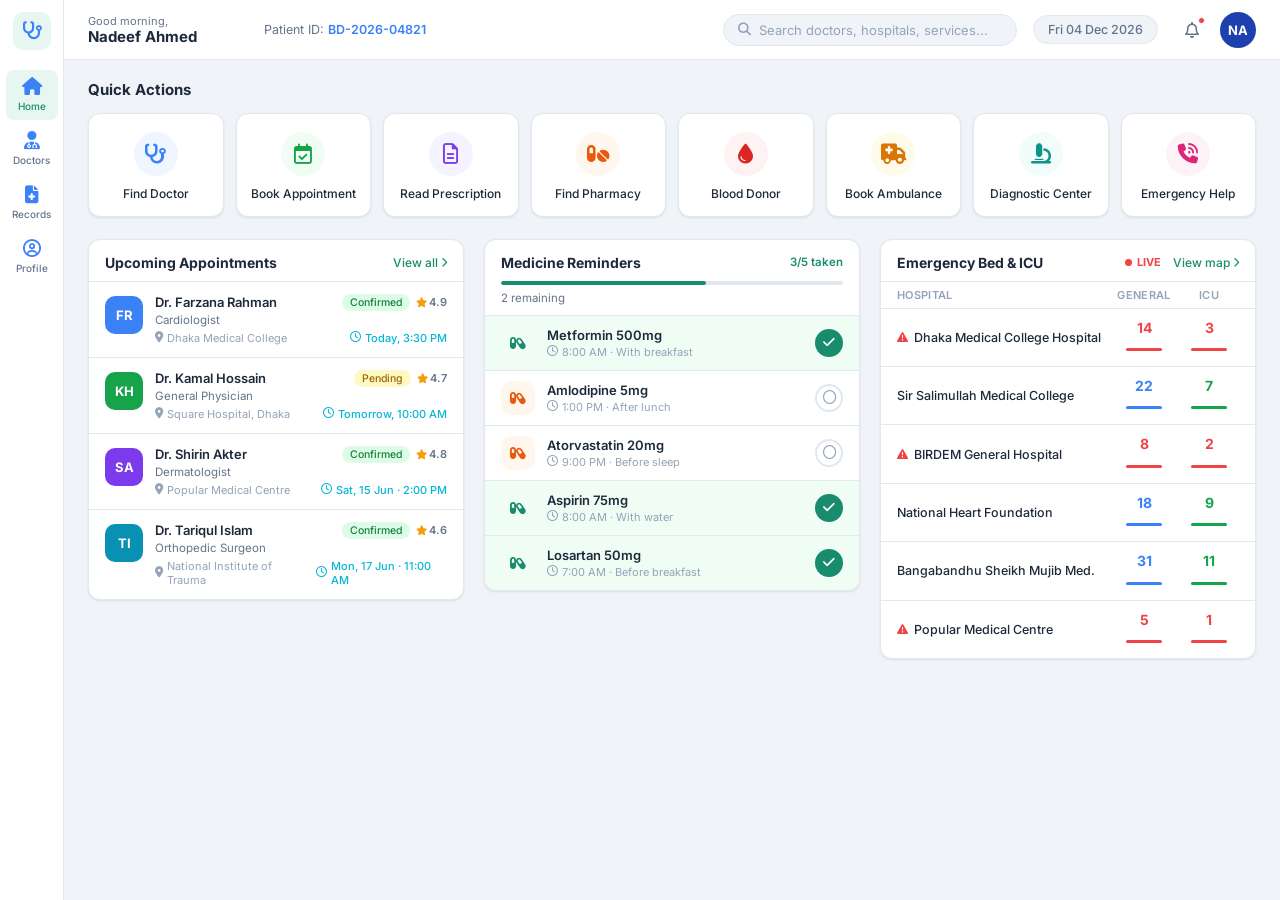
<file: Website-claude/index.html>
<!DOCTYPE html>
<html lang="en">
<head>
  <meta charset="UTF-8" />
  <meta name="viewport" content="width=device-width, initial-scale=1.0" />
  <title>HealthCare Dashboard – Home</title>
  <link rel="preconnect" href="https://fonts.googleapis.com" />
  <link rel="preconnect" href="https://fonts.gstatic.com" crossorigin />
  <link href="https://fonts.googleapis.com/css2?family=Inter:wght@300;400;500;600;700&display=swap" rel="stylesheet" />
  <link rel="stylesheet" href="https://cdnjs.cloudflare.com/ajax/libs/font-awesome/6.5.0/css/all.min.css" />
  <link rel="stylesheet" href="css/styles.css" />
</head>
<body>

  <!-- ── Mobile Overlay ──────────────────────────────────── -->
  <div class="overlay"></div>

  <!-- ── Sidebar ─────────────────────────────────────────── -->
  <aside class="sidebar">
    <!-- Logo -->
    <div class="sidebar-logo">
      <i class="fa-solid fa-stethoscope"></i>
    </div>

    <!-- Nav -->
    <nav class="sidebar-nav">
      <div class="nav-item active" data-page="index" onclick="window.location='index.html'">
        <i class="fa-solid fa-house"></i>
        <span>Home</span>
      </div>
      <div class="nav-item" data-page="page1" onclick="window.location='pages/page1.html'">
        <i class="fa-solid fa-user-doctor"></i>
        <span>Doctors</span>
      </div>
      <div class="nav-item" data-page="page2" onclick="window.location='pages/page4.html'">
        <i class="fa-solid fa-file-medical"></i>
        <span>Records</span>
      </div>
      <div class="nav-item" data-page="page3" onclick="window.location='pages/page3.html'">
        <i class="fa-regular fa-circle-user"></i>
        <span>Profile</span>
      </div>
    </nav>
  </aside>

  <!-- ── Main Wrapper ─────────────────────────────────────── -->
  <div class="main-wrapper">

    <!-- ── Navbar ─────────────────────────────────────────── -->
    <header class="navbar">
      <!-- Hamburger (mobile) -->
      <button class="hamburger" aria-label="Toggle menu">
        <i class="fa-solid fa-bars"></i>
      </button>

      <!-- Brand / greeting -->
      <div class="navbar-brand">
        <span class="greeting">Good morning,</span>
        <span class="user-name">Nadeef Ahmed</span>
      </div>

      <!-- Patient ID -->
      <div class="patient-id">
        Patient ID: <span>BD-2026-04821</span>
      </div>

      <div class="navbar-spacer"></div>

      <!-- Search -->
      <div class="search-bar">
        <i class="fa-solid fa-magnifying-glass"></i>
        <input type="text" placeholder="Search doctors, hospitals, services..." />
      </div>

      <!-- Date pill -->
      <div class="date-pill">Sat, 14 Jun 2026</div>

      <!-- Actions -->
      <div class="navbar-actions">
        <button class="icon-btn" aria-label="Notifications">
          <i class="fa-regular fa-bell"></i>
          <span class="badge"></span>
        </button>
        <div class="avatar" title="Nadeef Ahmed">NA</div>
      </div>
    </header>

    <!-- ── Page Content ───────────────────────────────────── -->
    <main class="page-content">

      <!-- ── Quick Actions ────────────────────────────────── -->
      <section class="quick-actions">
        <h2 class="section-title">Quick Actions</h2>
        <div class="quick-actions-grid">

          <div class="action-card" onclick="window.location='pages/page1.html'">
            <div class="action-icon icon-blue">
              <i class="fa-solid fa-stethoscope"></i>
            </div>
            <p>Find Doctor</p>
          </div>

          <div class="action-card">
            <div class="action-icon icon-green">
              <i class="fa-regular fa-calendar-check"></i>
            </div>
            <p>Book Appointment</p>
          </div>

          <div class="action-card">
            <div class="action-icon icon-purple">
              <i class="fa-regular fa-file-lines"></i>
            </div>
            <p>Read Prescription</p>
          </div>

          <div class="action-card" onclick="window.location='pages/page2.html'">
            <div class="action-icon icon-orange">
              <i class="fa-solid fa-pills"></i>
            </div>
            <p>Find Pharmacy</p>
          </div>

          <div class="action-card">
            <div class="action-icon icon-red">
              <i class="fa-solid fa-droplet"></i>
            </div>
            <p>Blood Donor</p>
          </div>

          <div class="action-card" onclick="window.location='pages/page3.html'">
            <div class="action-icon icon-amber">
              <i class="fa-solid fa-truck-medical"></i>
            </div>
            <p>Book Ambulance</p>
          </div>

          <div class="action-card">
            <div class="action-icon icon-teal">
              <i class="fa-solid fa-microscope"></i>
            </div>
            <p>Diagnostic Center</p>
          </div>

          <div class="action-card">
            <div class="action-icon icon-pink">
              <i class="fa-solid fa-phone-volume"></i>
            </div>
            <p>Emergency Help</p>
          </div>

        </div>
      </section>

      <!-- ── 3-Column Content ──────────────────────────────── -->
      <div class="content-grid">

        <!-- ── Upcoming Appointments ──────────────────────── -->
        <div class="panel">
          <div class="panel-header">
            <h3 class="panel-title">Upcoming Appointments</h3>
            <a href="#" class="panel-link">View all <i class="fa-solid fa-chevron-right" style="font-size:10px;"></i></a>
          </div>

          <ul class="appointment-list">

            <!-- Dr. Farzana Rahman -->
            <li class="appointment-item">
              <div class="doc-avatar avatar-fr">FR</div>
              <div class="appt-info">
                <div class="appt-top">
                  <span class="doc-name">Dr. Farzana Rahman</span>
                  <div class="appt-badges">
                    <span class="status-badge status-confirmed">Confirmed</span>
                    <span class="rating"><i class="fa-solid fa-star"></i> 4.9</span>
                  </div>
                </div>
                <div class="doc-spec">Cardiologist</div>
                <div class="appt-meta">
                  <span class="appt-location"><i class="fa-solid fa-location-dot"></i> Dhaka Medical College</span>
                  <span class="appt-time"><i class="fa-regular fa-clock"></i> Today, 3:30 PM</span>
                </div>
              </div>
            </li>

            <!-- Dr. Kamal Hossain -->
            <li class="appointment-item">
              <div class="doc-avatar avatar-kh">KH</div>
              <div class="appt-info">
                <div class="appt-top">
                  <span class="doc-name">Dr. Kamal Hossain</span>
                  <div class="appt-badges">
                    <span class="status-badge status-pending">Pending</span>
                    <span class="rating"><i class="fa-solid fa-star"></i> 4.7</span>
                  </div>
                </div>
                <div class="doc-spec">General Physician</div>
                <div class="appt-meta">
                  <span class="appt-location"><i class="fa-solid fa-location-dot"></i> Square Hospital, Dhaka</span>
                  <span class="appt-time"><i class="fa-regular fa-clock"></i> Tomorrow, 10:00 AM</span>
                </div>
              </div>
            </li>

            <!-- Dr. Shirin Akter -->
            <li class="appointment-item">
              <div class="doc-avatar avatar-sa">SA</div>
              <div class="appt-info">
                <div class="appt-top">
                  <span class="doc-name">Dr. Shirin Akter</span>
                  <div class="appt-badges">
                    <span class="status-badge status-confirmed">Confirmed</span>
                    <span class="rating"><i class="fa-solid fa-star"></i> 4.8</span>
                  </div>
                </div>
                <div class="doc-spec">Dermatologist</div>
                <div class="appt-meta">
                  <span class="appt-location"><i class="fa-solid fa-location-dot"></i> Popular Medical Centre</span>
                  <span class="appt-time"><i class="fa-regular fa-clock"></i> Sat, 15 Jun · 2:00 PM</span>
                </div>
              </div>
            </li>

            <!-- Dr. Tariqul Islam -->
            <li class="appointment-item">
              <div class="doc-avatar avatar-ti">TI</div>
              <div class="appt-info">
                <div class="appt-top">
                  <span class="doc-name">Dr. Tariqul Islam</span>
                  <div class="appt-badges">
                    <span class="status-badge status-confirmed">Confirmed</span>
                    <span class="rating"><i class="fa-solid fa-star"></i> 4.6</span>
                  </div>
                </div>
                <div class="doc-spec">Orthopedic Surgeon</div>
                <div class="appt-meta">
                  <span class="appt-location"><i class="fa-solid fa-location-dot"></i> National Institute of Trauma</span>
                  <span class="appt-time"><i class="fa-regular fa-clock"></i> Mon, 17 Jun · 11:00 AM</span>
                </div>
              </div>
            </li>

          </ul>
        </div>

        <!-- ── Medicine Reminders ─────────────────────────── -->
        <div class="panel">
          <div class="panel-header">
            <h3 class="panel-title">Medicine Reminders</h3>
            <div class="medicine-meta">
              <span class="taken-badge">3/5 taken</span>
            </div>
          </div>

          <!-- Progress bar -->
          <div class="medicine-progress-bar">
            <div class="fill" style="width:60%;"></div>
          </div>
          <p class="remaining-label">2 remaining</p>

          <ul class="medicine-list">

            <!-- Metformin – taken -->
            <li class="medicine-item taken">
              <div class="med-icon"><i class="fa-solid fa-capsules"></i></div>
              <div class="med-info">
                <div class="med-name">Metformin 500mg</div>
                <div class="med-time"><i class="fa-regular fa-clock"></i> 8:00 AM · With breakfast</div>
              </div>
              <button class="check-btn" aria-label="Mark taken">
                <i class="fa-solid fa-check"></i>
              </button>
            </li>

            <!-- Amlodipine – not taken -->
            <li class="medicine-item">
              <div class="med-icon"><i class="fa-solid fa-capsules"></i></div>
              <div class="med-info">
                <div class="med-name">Amlodipine 5mg</div>
                <div class="med-time"><i class="fa-regular fa-clock"></i> 1:00 PM · After lunch</div>
              </div>
              <button class="check-btn" aria-label="Mark taken">
                <i class="fa-regular fa-circle"></i>
              </button>
            </li>

            <!-- Atorvastatin – not taken -->
            <li class="medicine-item">
              <div class="med-icon"><i class="fa-solid fa-capsules"></i></div>
              <div class="med-info">
                <div class="med-name">Atorvastatin 20mg</div>
                <div class="med-time"><i class="fa-regular fa-clock"></i> 9:00 PM · Before sleep</div>
              </div>
              <button class="check-btn" aria-label="Mark taken">
                <i class="fa-regular fa-circle"></i>
              </button>
            </li>

            <!-- Aspirin – taken -->
            <li class="medicine-item taken">
              <div class="med-icon"><i class="fa-solid fa-capsules"></i></div>
              <div class="med-info">
                <div class="med-name">Aspirin 75mg</div>
                <div class="med-time"><i class="fa-regular fa-clock"></i> 8:00 AM · With water</div>
              </div>
              <button class="check-btn" aria-label="Mark taken">
                <i class="fa-solid fa-check"></i>
              </button>
            </li>

            <!-- Losartan – taken -->
            <li class="medicine-item taken">
              <div class="med-icon"><i class="fa-solid fa-capsules"></i></div>
              <div class="med-info">
                <div class="med-name">Losartan 50mg</div>
                <div class="med-time"><i class="fa-regular fa-clock"></i> 7:00 AM · Before breakfast</div>
              </div>
              <button class="check-btn" aria-label="Mark taken">
                <i class="fa-solid fa-check"></i>
              </button>
            </li>

          </ul>
        </div>

        <!-- ── Emergency Bed & ICU ────────────────────────── -->
        <div class="panel">
          <div class="panel-header">
            <h3 class="panel-title">Emergency Bed &amp; ICU</h3>
            <div style="display:flex;align-items:center;gap:12px;">
              <div class="live-badge">
                <div class="live-dot"></div>
                LIVE
              </div>
              <a href="#" class="panel-link">View map <i class="fa-solid fa-chevron-right" style="font-size:10px;"></i></a>
            </div>
          </div>

          <!-- Table header -->
          <div class="bed-table-header">
            <span>Hospital</span>
            <span style="text-align:center;">General</span>
            <span style="text-align:center;">ICU</span>
          </div>

          <ul class="bed-list">

            <!-- Dhaka Medical College Hospital -->
            <li class="bed-item">
              <div class="hospital-name">
                <i class="fa-solid fa-triangle-exclamation warn-icon"></i>
                Dhaka Medical College Hospital
              </div>
              <div class="bed-count low-count">
                <span class="num">14</span>
                <span class="bar"></span>
              </div>
              <div class="bed-count low-count">
                <span class="num">3</span>
                <span class="bar"></span>
              </div>
            </li>

            <!-- Sir Salimullah Medical College -->
            <li class="bed-item">
              <div class="hospital-name">Sir Salimullah Medical College</div>
              <div class="bed-count general-count">
                <span class="num">22</span>
                <span class="bar"></span>
              </div>
              <div class="bed-count icu-count">
                <span class="num">7</span>
                <span class="bar"></span>
              </div>
            </li>

            <!-- BIRDEM General Hospital -->
            <li class="bed-item">
              <div class="hospital-name">
                <i class="fa-solid fa-triangle-exclamation warn-icon"></i>
                BIRDEM General Hospital
              </div>
              <div class="bed-count low-count">
                <span class="num">8</span>
                <span class="bar"></span>
              </div>
              <div class="bed-count low-count">
                <span class="num">2</span>
                <span class="bar"></span>
              </div>
            </li>

            <!-- National Heart Foundation -->
            <li class="bed-item">
              <div class="hospital-name">National Heart Foundation</div>
              <div class="bed-count general-count">
                <span class="num">18</span>
                <span class="bar"></span>
              </div>
              <div class="bed-count icu-count">
                <span class="num">9</span>
                <span class="bar"></span>
              </div>
            </li>

            <!-- Bangabandhu Sheikh Mujib Med. -->
            <li class="bed-item">
              <div class="hospital-name">Bangabandhu Sheikh Mujib Med.</div>
              <div class="bed-count general-count">
                <span class="num">31</span>
                <span class="bar"></span>
              </div>
              <div class="bed-count icu-count">
                <span class="num">11</span>
                <span class="bar"></span>
              </div>
            </li>

            <!-- Popular Medical Centre -->
            <li class="bed-item">
              <div class="hospital-name">
                <i class="fa-solid fa-triangle-exclamation warn-icon"></i>
                Popular Medical Centre
              </div>
              <div class="bed-count low-count">
                <span class="num">5</span>
                <span class="bar"></span>
              </div>
              <div class="bed-count low-count">
                <span class="num">1</span>
                <span class="bar"></span>
              </div>
            </li>

          </ul>
        </div>

      </div><!-- /.content-grid -->
    </main>
  </div><!-- /.main-wrapper -->

  <script src="js/script.js"></script>
</body>
</html>
</file>
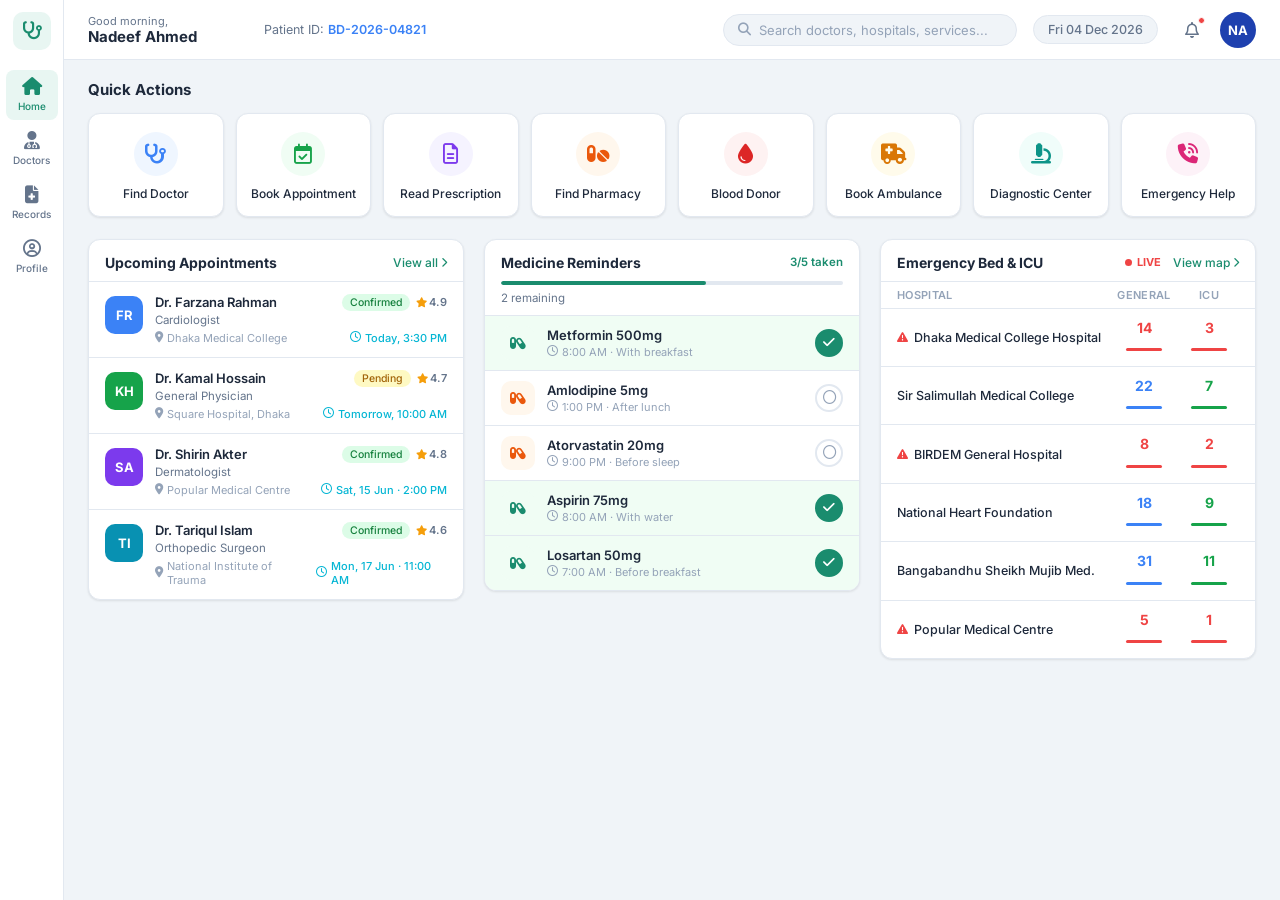
<file: Website-claude/homepage/index.html>
<!DOCTYPE html>
<html lang="en">
<head>
  <meta charset="UTF-8" />
  <meta name="viewport" content="width=device-width, initial-scale=1.0" />
  <title>HealthCare Dashboard – Home</title>
  <link rel="preconnect" href="https://fonts.googleapis.com" />
  <link rel="preconnect" href="https://fonts.gstatic.com" crossorigin />
  <link href="https://fonts.googleapis.com/css2?family=Inter:wght@300;400;500;600;700&display=swap" rel="stylesheet" />
  <link rel="stylesheet" href="https://cdnjs.cloudflare.com/ajax/libs/font-awesome/6.5.0/css/all.min.css" />
  <link rel="stylesheet" href="css/styles.css" />
</head>
<body>

  <!-- ── Mobile Overlay ──────────────────────────────────── -->
  <div class="overlay"></div>

  <!-- ── Sidebar ─────────────────────────────────────────── -->
  <aside class="sidebar">
    <!-- Logo -->
    <div class="sidebar-logo">
      <i class="fa-solid fa-stethoscope"></i>
    </div>

    <!-- Nav -->
    <nav class="sidebar-nav">
      <div class="nav-item active" data-page="index" onclick="window.location='index.html'">
        <i class="fa-solid fa-house"></i>
        <span>Home</span>
      </div>
      <div class="nav-item" data-page="page1" onclick="window.location='pages/page1.html'">
        <i class="fa-solid fa-user-doctor"></i>
        <span>Doctors</span>
      </div>
      <div class="nav-item" data-page="page2" onclick="window.location='pages/page2.html'">
        <i class="fa-solid fa-file-medical"></i>
        <span>Records</span>
      </div>
      <div class="nav-item" data-page="page3" onclick="window.location='pages/page3.html'">
        <i class="fa-regular fa-circle-user"></i>
        <span>Profile</span>
      </div>
    </nav>
  </aside>

  <!-- ── Main Wrapper ─────────────────────────────────────── -->
  <div class="main-wrapper">

    <!-- ── Navbar ─────────────────────────────────────────── -->
    <header class="navbar">
      <!-- Hamburger (mobile) -->
      <button class="hamburger" aria-label="Toggle menu">
        <i class="fa-solid fa-bars"></i>
      </button>

      <!-- Brand / greeting -->
      <div class="navbar-brand">
        <span class="greeting">Good morning,</span>
        <span class="user-name">Nadeef Ahmed</span>
      </div>

      <!-- Patient ID -->
      <div class="patient-id">
        Patient ID: <span>BD-2026-04821</span>
      </div>

      <div class="navbar-spacer"></div>

      <!-- Search -->
      <div class="search-bar">
        <i class="fa-solid fa-magnifying-glass"></i>
        <input type="text" placeholder="Search doctors, hospitals, services..." />
      </div>

      <!-- Date pill -->
      <div class="date-pill">Sat, 14 Jun 2026</div>

      <!-- Actions -->
      <div class="navbar-actions">
        <button class="icon-btn" aria-label="Notifications">
          <i class="fa-regular fa-bell"></i>
          <span class="badge"></span>
        </button>
        <div class="avatar" title="Nadeef Ahmed">NA</div>
      </div>
    </header>

    <!-- ── Page Content ───────────────────────────────────── -->
    <main class="page-content">

      <!-- ── Quick Actions ────────────────────────────────── -->
      <section class="quick-actions">
        <h2 class="section-title">Quick Actions</h2>
        <div class="quick-actions-grid">

          <div class="action-card">
            <div class="action-icon icon-blue">
              <i class="fa-solid fa-stethoscope"></i>
            </div>
            <p>Find Doctor</p>
          </div>

          <div class="action-card">
            <div class="action-icon icon-green">
              <i class="fa-regular fa-calendar-check"></i>
            </div>
            <p>Book Appointment</p>
          </div>

          <div class="action-card">
            <div class="action-icon icon-purple">
              <i class="fa-regular fa-file-lines"></i>
            </div>
            <p>Read Prescription</p>
          </div>

          <div class="action-card">
            <div class="action-icon icon-orange">
              <i class="fa-solid fa-pills"></i>
            </div>
            <p>Find Pharmacy</p>
          </div>

          <div class="action-card">
            <div class="action-icon icon-red">
              <i class="fa-solid fa-droplet"></i>
            </div>
            <p>Blood Donor</p>
          </div>

          <div class="action-card">
            <div class="action-icon icon-amber">
              <i class="fa-solid fa-truck-medical"></i>
            </div>
            <p>Book Ambulance</p>
          </div>

          <div class="action-card">
            <div class="action-icon icon-teal">
              <i class="fa-solid fa-microscope"></i>
            </div>
            <p>Diagnostic Center</p>
          </div>

          <div class="action-card">
            <div class="action-icon icon-pink">
              <i class="fa-solid fa-phone-volume"></i>
            </div>
            <p>Emergency Help</p>
          </div>

        </div>
      </section>

      <!-- ── 3-Column Content ──────────────────────────────── -->
      <div class="content-grid">

        <!-- ── Upcoming Appointments ──────────────────────── -->
        <div class="panel">
          <div class="panel-header">
            <h3 class="panel-title">Upcoming Appointments</h3>
            <a href="#" class="panel-link">View all <i class="fa-solid fa-chevron-right" style="font-size:10px;"></i></a>
          </div>

          <ul class="appointment-list">

            <!-- Dr. Farzana Rahman -->
            <li class="appointment-item">
              <div class="doc-avatar avatar-fr">FR</div>
              <div class="appt-info">
                <div class="appt-top">
                  <span class="doc-name">Dr. Farzana Rahman</span>
                  <div class="appt-badges">
                    <span class="status-badge status-confirmed">Confirmed</span>
                    <span class="rating"><i class="fa-solid fa-star"></i> 4.9</span>
                  </div>
                </div>
                <div class="doc-spec">Cardiologist</div>
                <div class="appt-meta">
                  <span class="appt-location"><i class="fa-solid fa-location-dot"></i> Dhaka Medical College</span>
                  <span class="appt-time"><i class="fa-regular fa-clock"></i> Today, 3:30 PM</span>
                </div>
              </div>
            </li>

            <!-- Dr. Kamal Hossain -->
            <li class="appointment-item">
              <div class="doc-avatar avatar-kh">KH</div>
              <div class="appt-info">
                <div class="appt-top">
                  <span class="doc-name">Dr. Kamal Hossain</span>
                  <div class="appt-badges">
                    <span class="status-badge status-pending">Pending</span>
                    <span class="rating"><i class="fa-solid fa-star"></i> 4.7</span>
                  </div>
                </div>
                <div class="doc-spec">General Physician</div>
                <div class="appt-meta">
                  <span class="appt-location"><i class="fa-solid fa-location-dot"></i> Square Hospital, Dhaka</span>
                  <span class="appt-time"><i class="fa-regular fa-clock"></i> Tomorrow, 10:00 AM</span>
                </div>
              </div>
            </li>

            <!-- Dr. Shirin Akter -->
            <li class="appointment-item">
              <div class="doc-avatar avatar-sa">SA</div>
              <div class="appt-info">
                <div class="appt-top">
                  <span class="doc-name">Dr. Shirin Akter</span>
                  <div class="appt-badges">
                    <span class="status-badge status-confirmed">Confirmed</span>
                    <span class="rating"><i class="fa-solid fa-star"></i> 4.8</span>
                  </div>
                </div>
                <div class="doc-spec">Dermatologist</div>
                <div class="appt-meta">
                  <span class="appt-location"><i class="fa-solid fa-location-dot"></i> Popular Medical Centre</span>
                  <span class="appt-time"><i class="fa-regular fa-clock"></i> Sat, 15 Jun · 2:00 PM</span>
                </div>
              </div>
            </li>

            <!-- Dr. Tariqul Islam -->
            <li class="appointment-item">
              <div class="doc-avatar avatar-ti">TI</div>
              <div class="appt-info">
                <div class="appt-top">
                  <span class="doc-name">Dr. Tariqul Islam</span>
                  <div class="appt-badges">
                    <span class="status-badge status-confirmed">Confirmed</span>
                    <span class="rating"><i class="fa-solid fa-star"></i> 4.6</span>
                  </div>
                </div>
                <div class="doc-spec">Orthopedic Surgeon</div>
                <div class="appt-meta">
                  <span class="appt-location"><i class="fa-solid fa-location-dot"></i> National Institute of Trauma</span>
                  <span class="appt-time"><i class="fa-regular fa-clock"></i> Mon, 17 Jun · 11:00 AM</span>
                </div>
              </div>
            </li>

          </ul>
        </div>

        <!-- ── Medicine Reminders ─────────────────────────── -->
        <div class="panel">
          <div class="panel-header">
            <h3 class="panel-title">Medicine Reminders</h3>
            <div class="medicine-meta">
              <span class="taken-badge">3/5 taken</span>
            </div>
          </div>

          <!-- Progress bar -->
          <div class="medicine-progress-bar">
            <div class="fill" style="width:60%;"></div>
          </div>
          <p class="remaining-label">2 remaining</p>

          <ul class="medicine-list">

            <!-- Metformin – taken -->
            <li class="medicine-item taken">
              <div class="med-icon"><i class="fa-solid fa-capsules"></i></div>
              <div class="med-info">
                <div class="med-name">Metformin 500mg</div>
                <div class="med-time"><i class="fa-regular fa-clock"></i> 8:00 AM · With breakfast</div>
              </div>
              <button class="check-btn" aria-label="Mark taken">
                <i class="fa-solid fa-check"></i>
              </button>
            </li>

            <!-- Amlodipine – not taken -->
            <li class="medicine-item">
              <div class="med-icon"><i class="fa-solid fa-capsules"></i></div>
              <div class="med-info">
                <div class="med-name">Amlodipine 5mg</div>
                <div class="med-time"><i class="fa-regular fa-clock"></i> 1:00 PM · After lunch</div>
              </div>
              <button class="check-btn" aria-label="Mark taken">
                <i class="fa-regular fa-circle"></i>
              </button>
            </li>

            <!-- Atorvastatin – not taken -->
            <li class="medicine-item">
              <div class="med-icon"><i class="fa-solid fa-capsules"></i></div>
              <div class="med-info">
                <div class="med-name">Atorvastatin 20mg</div>
                <div class="med-time"><i class="fa-regular fa-clock"></i> 9:00 PM · Before sleep</div>
              </div>
              <button class="check-btn" aria-label="Mark taken">
                <i class="fa-regular fa-circle"></i>
              </button>
            </li>

            <!-- Aspirin – taken -->
            <li class="medicine-item taken">
              <div class="med-icon"><i class="fa-solid fa-capsules"></i></div>
              <div class="med-info">
                <div class="med-name">Aspirin 75mg</div>
                <div class="med-time"><i class="fa-regular fa-clock"></i> 8:00 AM · With water</div>
              </div>
              <button class="check-btn" aria-label="Mark taken">
                <i class="fa-solid fa-check"></i>
              </button>
            </li>

            <!-- Losartan – taken -->
            <li class="medicine-item taken">
              <div class="med-icon"><i class="fa-solid fa-capsules"></i></div>
              <div class="med-info">
                <div class="med-name">Losartan 50mg</div>
                <div class="med-time"><i class="fa-regular fa-clock"></i> 7:00 AM · Before breakfast</div>
              </div>
              <button class="check-btn" aria-label="Mark taken">
                <i class="fa-solid fa-check"></i>
              </button>
            </li>

          </ul>
        </div>

        <!-- ── Emergency Bed & ICU ────────────────────────── -->
        <div class="panel">
          <div class="panel-header">
            <h3 class="panel-title">Emergency Bed &amp; ICU</h3>
            <div style="display:flex;align-items:center;gap:12px;">
              <div class="live-badge">
                <div class="live-dot"></div>
                LIVE
              </div>
              <a href="#" class="panel-link">View map <i class="fa-solid fa-chevron-right" style="font-size:10px;"></i></a>
            </div>
          </div>

          <!-- Table header -->
          <div class="bed-table-header">
            <span>Hospital</span>
            <span style="text-align:center;">General</span>
            <span style="text-align:center;">ICU</span>
          </div>

          <ul class="bed-list">

            <!-- Dhaka Medical College Hospital -->
            <li class="bed-item">
              <div class="hospital-name">
                <i class="fa-solid fa-triangle-exclamation warn-icon"></i>
                Dhaka Medical College Hospital
              </div>
              <div class="bed-count low-count">
                <span class="num">14</span>
                <span class="bar"></span>
              </div>
              <div class="bed-count low-count">
                <span class="num">3</span>
                <span class="bar"></span>
              </div>
            </li>

            <!-- Sir Salimullah Medical College -->
            <li class="bed-item">
              <div class="hospital-name">Sir Salimullah Medical College</div>
              <div class="bed-count general-count">
                <span class="num">22</span>
                <span class="bar"></span>
              </div>
              <div class="bed-count icu-count">
                <span class="num">7</span>
                <span class="bar"></span>
              </div>
            </li>

            <!-- BIRDEM General Hospital -->
            <li class="bed-item">
              <div class="hospital-name">
                <i class="fa-solid fa-triangle-exclamation warn-icon"></i>
                BIRDEM General Hospital
              </div>
              <div class="bed-count low-count">
                <span class="num">8</span>
                <span class="bar"></span>
              </div>
              <div class="bed-count low-count">
                <span class="num">2</span>
                <span class="bar"></span>
              </div>
            </li>

            <!-- National Heart Foundation -->
            <li class="bed-item">
              <div class="hospital-name">National Heart Foundation</div>
              <div class="bed-count general-count">
                <span class="num">18</span>
                <span class="bar"></span>
              </div>
              <div class="bed-count icu-count">
                <span class="num">9</span>
                <span class="bar"></span>
              </div>
            </li>

            <!-- Bangabandhu Sheikh Mujib Med. -->
            <li class="bed-item">
              <div class="hospital-name">Bangabandhu Sheikh Mujib Med.</div>
              <div class="bed-count general-count">
                <span class="num">31</span>
                <span class="bar"></span>
              </div>
              <div class="bed-count icu-count">
                <span class="num">11</span>
                <span class="bar"></span>
              </div>
            </li>

            <!-- Popular Medical Centre -->
            <li class="bed-item">
              <div class="hospital-name">
                <i class="fa-solid fa-triangle-exclamation warn-icon"></i>
                Popular Medical Centre
              </div>
              <div class="bed-count low-count">
                <span class="num">5</span>
                <span class="bar"></span>
              </div>
              <div class="bed-count low-count">
                <span class="num">1</span>
                <span class="bar"></span>
              </div>
            </li>

          </ul>
        </div>

      </div><!-- /.content-grid -->
    </main>
  </div><!-- /.main-wrapper -->

  <script src="js/script.js"></script>
</body>
</html>
</file>
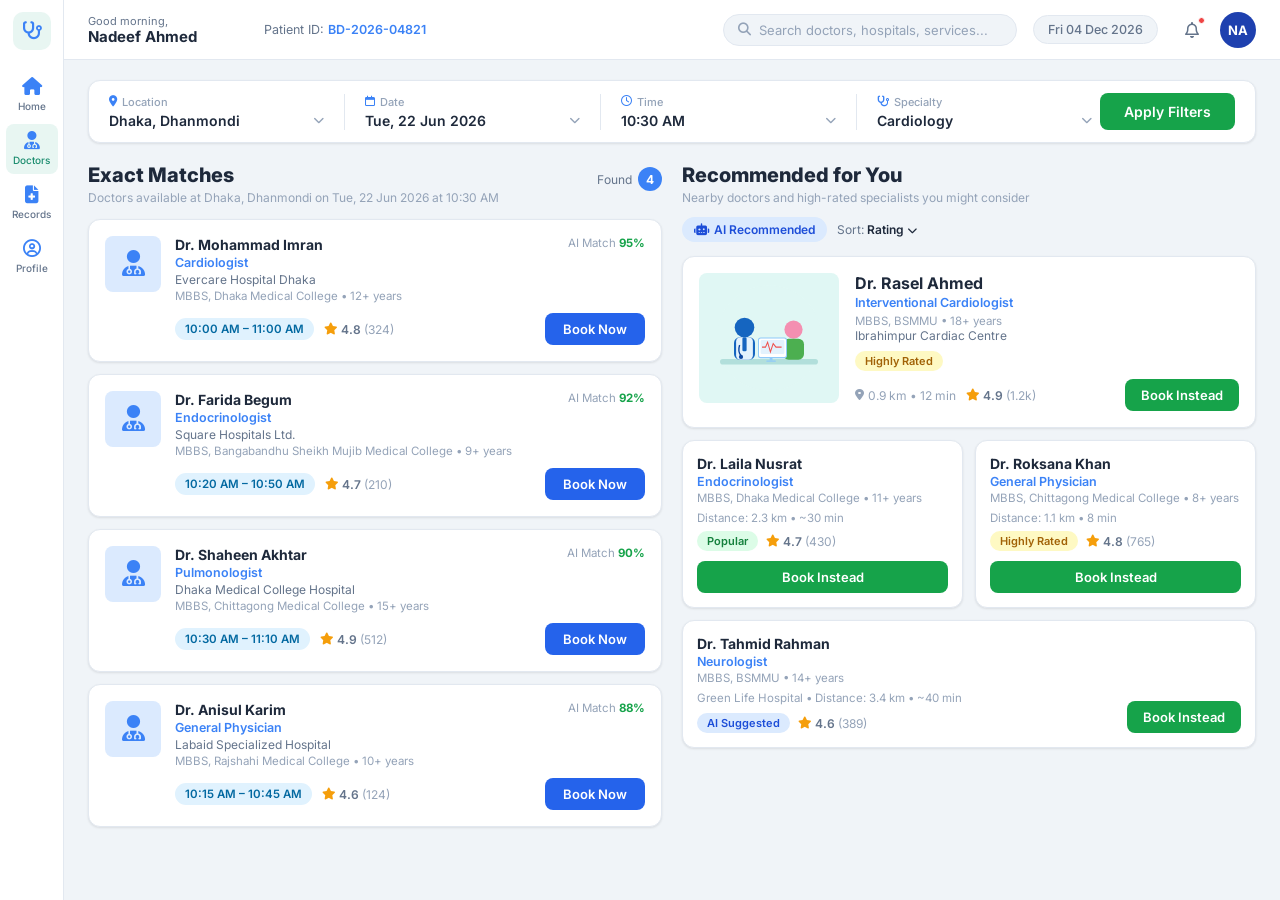
<file: Website-claude/pages/page1.html>
<!DOCTYPE html>
<html lang="en">
<head>
  <meta charset="UTF-8" />
  <meta name="viewport" content="width=device-width, initial-scale=1.0" />
  <title>Find Doctors – HealthCare Dashboard</title>
  <link rel="preconnect" href="https://fonts.googleapis.com" />
  <link rel="preconnect" href="https://fonts.gstatic.com" crossorigin />
  <link href="https://fonts.googleapis.com/css2?family=Inter:wght@300;400;500;600;700&display=swap" rel="stylesheet" />
  <link rel="stylesheet" href="https://cdnjs.cloudflare.com/ajax/libs/font-awesome/6.5.0/css/all.min.css" />
  <link rel="stylesheet" href="../css/styles.css" />
  <link rel="stylesheet" href="../css/doctors.css" />
</head>
<body>

  <div class="overlay"></div>

  <!-- ── Sidebar ─────────────────────────────────────────── -->
  <aside class="sidebar">
    <div class="sidebar-logo">
      <i class="fa-solid fa-stethoscope"></i>
    </div>
    <nav class="sidebar-nav">
      <div class="nav-item" data-page="index" onclick="window.location='../index.html'">
        <i class="fa-solid fa-house"></i>
        <span>Home</span>
      </div>
      <div class="nav-item active" data-page="page1">
        <i class="fa-solid fa-user-doctor"></i>
        <span>Doctors</span>
      </div>
      <div class="nav-item" data-page="page2" onclick="window.location='page2.html'">
        <i class="fa-solid fa-file-medical"></i>
        <span>Records</span>
      </div>
      <div class="nav-item" data-page="page3" onclick="window.location='page3.html'">
        <i class="fa-regular fa-circle-user"></i>
        <span>Profile</span>
      </div>
    </nav>
  </aside>

  <!-- ── Main Wrapper ─────────────────────────────────────── -->
  <div class="main-wrapper">

    <!-- ── Navbar ─────────────────────────────────────────── -->
    <header class="navbar">
      <button class="hamburger" aria-label="Toggle menu">
        <i class="fa-solid fa-bars"></i>
      </button>
      <div class="navbar-brand">
        <span class="greeting">Good morning,</span>
        <span class="user-name">Nadeef Ahmed</span>
      </div>
      <div class="patient-id">Patient ID: <span>BD-2026-04821</span></div>
      <div class="navbar-spacer"></div>
      <div class="search-bar">
        <i class="fa-solid fa-magnifying-glass"></i>
        <input type="text" placeholder="Search doctors, hospitals, services..." />
      </div>
      <div class="date-pill">Sat, 14 Jun 2026</div>
      <div class="navbar-actions">
        <button class="icon-btn" aria-label="Notifications">
          <i class="fa-regular fa-bell"></i>
          <span class="badge"></span>
        </button>
        <div class="avatar" title="Nadeef Ahmed">NA</div>
      </div>
    </header>

    <!-- ── Page Content ───────────────────────────────────── -->
    <main class="page-content">

      <!-- ── Filter Bar ────────────────────────────────────── -->
      <div class="filter-bar">
        <div class="filter-item">
          <div class="filter-label"><i class="fa-solid fa-location-dot"></i> Location</div>
          <div class="filter-value-row">
            <span class="filter-value">Dhaka, Dhanmondi</span>
            <i class="fa-solid fa-chevron-down filter-chevron"></i>
          </div>
        </div>

        <div class="filter-divider"></div>

        <div class="filter-item">
          <div class="filter-label"><i class="fa-regular fa-calendar"></i> Date</div>
          <div class="filter-value-row">
            <span class="filter-value">Tue, 22 Jun 2026</span>
            <i class="fa-solid fa-chevron-down filter-chevron"></i>
          </div>
        </div>

        <div class="filter-divider"></div>

        <div class="filter-item">
          <div class="filter-label"><i class="fa-regular fa-clock"></i> Time</div>
          <div class="filter-value-row">
            <span class="filter-value">10:30 AM</span>
            <i class="fa-solid fa-chevron-down filter-chevron"></i>
          </div>
        </div>

        <div class="filter-divider"></div>

        <div class="filter-item">
          <div class="filter-label"><i class="fa-solid fa-stethoscope"></i> Specialty</div>
          <div class="filter-value-row">
            <span class="filter-value">Cardiology</span>
            <i class="fa-solid fa-chevron-down filter-chevron"></i>
          </div>
        </div>

        <button class="apply-btn">Apply Filters</button>
      </div>

      <!-- ── Two-Column Results ─────────────────────────────── -->
      <div class="doctors-grid">

        <!-- ── LEFT: Exact Matches ─────────────────────────── -->
        <div class="results-col">
          <div class="results-header">
            <div>
              <h2 class="results-title">Exact Matches</h2>
              <p class="results-subtitle">Doctors available at Dhaka, Dhanmondi on Tue, 22 Jun 2026 at 10:30 AM</p>
            </div>
            <div class="found-badge">Found <span>4</span></div>
          </div>

          <div class="doctor-cards">

            <!-- Dr. Mohammad Imran -->
            <div class="doctor-card">
              <div class="doc-avatar-box">
                <i class="fa-solid fa-user-doctor"></i>
              </div>
              <div class="doc-details">
                <div class="doc-top-row">
                  <div>
                    <div class="doc-card-name">Dr. Mohammad Imran</div>
                    <div class="doc-card-spec">Cardiologist</div>
                    <div class="doc-card-hospital">Evercare Hospital Dhaka</div>
                    <div class="doc-card-edu">MBBS, Dhaka Medical College • 12+ years</div>
                  </div>
                  <div class="ai-match"><span>AI Match</span> <strong>95%</strong></div>
                </div>
                <div class="doc-bottom-row">
                  <div class="time-slot">10:00 AM – 11:00 AM</div>
                  <div class="doc-rating"><i class="fa-solid fa-star"></i> 4.8 <span>(324)</span></div>
                  <button class="book-btn">Book Now</button>
                </div>
              </div>
            </div>

            <!-- Dr. Farida Begum -->
            <div class="doctor-card">
              <div class="doc-avatar-box">
                <i class="fa-solid fa-user-doctor"></i>
              </div>
              <div class="doc-details">
                <div class="doc-top-row">
                  <div>
                    <div class="doc-card-name">Dr. Farida Begum</div>
                    <div class="doc-card-spec">Endocrinologist</div>
                    <div class="doc-card-hospital">Square Hospitals Ltd.</div>
                    <div class="doc-card-edu">MBBS, Bangabandhu Sheikh Mujib Medical College • 9+ years</div>
                  </div>
                  <div class="ai-match"><span>AI Match</span> <strong>92%</strong></div>
                </div>
                <div class="doc-bottom-row">
                  <div class="time-slot">10:20 AM – 10:50 AM</div>
                  <div class="doc-rating"><i class="fa-solid fa-star"></i> 4.7 <span>(210)</span></div>
                  <button class="book-btn">Book Now</button>
                </div>
              </div>
            </div>

            <!-- Dr. Shaheen Akhtar -->
            <div class="doctor-card">
              <div class="doc-avatar-box">
                <i class="fa-solid fa-user-doctor"></i>
              </div>
              <div class="doc-details">
                <div class="doc-top-row">
                  <div>
                    <div class="doc-card-name">Dr. Shaheen Akhtar</div>
                    <div class="doc-card-spec">Pulmonologist</div>
                    <div class="doc-card-hospital">Dhaka Medical College Hospital</div>
                    <div class="doc-card-edu">MBBS, Chittagong Medical College • 15+ years</div>
                  </div>
                  <div class="ai-match"><span>AI Match</span> <strong>90%</strong></div>
                </div>
                <div class="doc-bottom-row">
                  <div class="time-slot">10:30 AM – 11:10 AM</div>
                  <div class="doc-rating"><i class="fa-solid fa-star"></i> 4.9 <span>(512)</span></div>
                  <button class="book-btn">Book Now</button>
                </div>
              </div>
            </div>

            <!-- Dr. Anisul Karim -->
            <div class="doctor-card">
              <div class="doc-avatar-box">
                <i class="fa-solid fa-user-doctor"></i>
              </div>
              <div class="doc-details">
                <div class="doc-top-row">
                  <div>
                    <div class="doc-card-name">Dr. Anisul Karim</div>
                    <div class="doc-card-spec">General Physician</div>
                    <div class="doc-card-hospital">Labaid Specialized Hospital</div>
                    <div class="doc-card-edu">MBBS, Rajshahi Medical College • 10+ years</div>
                  </div>
                  <div class="ai-match"><span>AI Match</span> <strong>88%</strong></div>
                </div>
                <div class="doc-bottom-row">
                  <div class="time-slot">10:15 AM – 10:45 AM</div>
                  <div class="doc-rating"><i class="fa-solid fa-star"></i> 4.6 <span>(124)</span></div>
                  <button class="book-btn">Book Now</button>
                </div>
              </div>
            </div>

          </div><!-- /.doctor-cards -->
        </div><!-- /.results-col -->

        <!-- ── RIGHT: Recommended for You ────────────────────── -->
        <div class="recommended-col">
          <div class="results-header">
            <div>
              <h2 class="results-title">Recommended for You</h2>
              <p class="results-subtitle">Nearby doctors and high-rated specialists you might consider</p>
            </div>
            <div class="rec-controls">
              <div class="ai-rec-badge"><i class="fa-solid fa-robot"></i> AI Recommended</div>
              <div class="sort-control">Sort: <span>Rating <i class="fa-solid fa-chevron-down" style="font-size:10px;"></i></span></div>
            </div>
          </div>

          <!-- Featured card – Dr. Rasel Ahmed -->
          <div class="featured-card">
            <div class="featured-illustration">
              <!-- Doctor/patient SVG illustration -->
              <svg viewBox="0 0 200 160" xmlns="http://www.w3.org/2000/svg" style="width:100%;height:100%;">
                <!-- Background circle -->
                <circle cx="100" cy="80" r="75" fill="#e0f7f4"/>
                <!-- Desk -->
                <rect x="30" y="110" width="140" height="8" rx="4" fill="#b2dfdb"/>
                <!-- Doctor (left) -->
                <circle cx="65" cy="65" r="14" fill="#1565c0"/>
                <rect x="50" y="79" width="30" height="32" rx="8" fill="#1565c0"/>
                <!-- white coat -->
                <rect x="53" y="79" width="24" height="32" rx="6" fill="#e3f2fd"/>
                <rect x="62" y="79" width="6" height="20" rx="2" fill="#1565c0"/>
                <!-- stethoscope -->
                <path d="M58 90 Q55 100 60 105" stroke="#0d47a1" stroke-width="2" fill="none"/>
                <circle cx="60" cy="107" r="3" fill="#0d47a1"/>
                <!-- Patient (right) -->
                <circle cx="135" cy="68" r="13" fill="#f48fb1"/>
                <rect x="120" y="81" width="30" height="30" rx="8" fill="#4caf50"/>
                <!-- Monitor on desk -->
                <rect x="85" y="80" width="40" height="28" rx="3" fill="#fff" stroke="#90caf9" stroke-width="1.5"/>
                <rect x="88" y="83" width="34" height="20" rx="2" fill="#e3f2fd"/>
                <!-- heartbeat line -->
                <polyline points="90,93 95,93 98,86 102,100 106,88 110,93 118,93" stroke="#ef5350" stroke-width="1.5" fill="none"/>
                <!-- monitor stand -->
                <rect x="101" y="108" width="4" height="4" fill="#90caf9"/>
                <rect x="96" y="112" width="14" height="2" rx="1" fill="#90caf9"/>
              </svg>
            </div>
            <div class="featured-info">
              <div class="doc-card-name" style="font-size:16px;">Dr. Rasel Ahmed</div>
              <div class="doc-card-spec">Interventional Cardiologist</div>
              <div class="doc-card-edu" style="margin-top:4px;">MBBS, BSMMU • 18+ years</div>
              <div class="doc-card-hospital">Ibrahimpur Cardiac Centre</div>
              <div class="featured-meta">
                <span class="tag-badge tag-amber">Highly Rated</span>
              </div>
              <div class="featured-footer">
                <div class="doc-dist"><i class="fa-solid fa-location-dot"></i> 0.9 km • 12 min</div>
                <div class="doc-rating"><i class="fa-solid fa-star"></i> 4.9 <span>(1.2k)</span></div>
                <button class="book-instead-btn">Book Instead</button>
              </div>
            </div>
          </div>

          <!-- Two-column small cards -->
          <div class="rec-small-grid">

            <!-- Dr. Laila Nusrat -->
            <div class="rec-small-card">
              <div class="doc-card-name">Dr. Laila Nusrat</div>
              <div class="doc-card-spec">Endocrinologist</div>
              <div class="doc-card-edu">MBBS, Dhaka Medical College • 11+ years</div>
              <div class="rec-small-meta">Distance: 2.3 km • ~30 min</div>
              <div class="rec-small-footer">
                <span class="tag-badge tag-green">Popular</span>
                <div class="doc-rating"><i class="fa-solid fa-star"></i> 4.7 <span>(430)</span></div>
              </div>
              <button class="book-instead-btn" style="width:100%;margin-top:10px;">Book Instead</button>
            </div>

            <!-- Dr. Roksana Khan -->
            <div class="rec-small-card">
              <div class="doc-card-name">Dr. Roksana Khan</div>
              <div class="doc-card-spec">General Physician</div>
              <div class="doc-card-edu">MBBS, Chittagong Medical College • 8+ years</div>
              <div class="rec-small-meta">Distance: 1.1 km • 8 min</div>
              <div class="rec-small-footer">
                <span class="tag-badge tag-amber">Highly Rated</span>
                <div class="doc-rating"><i class="fa-solid fa-star"></i> 4.8 <span>(765)</span></div>
              </div>
              <button class="book-instead-btn" style="width:100%;margin-top:10px;">Book Instead</button>
            </div>

          </div>

          <!-- Dr. Tahmid Rahman – full-width small card -->
          <div class="rec-small-card" style="margin-top:12px;">
            <div style="display:flex;align-items:flex-start;justify-content:space-between;gap:12px;flex-wrap:wrap;">
              <div>
                <div class="doc-card-name">Dr. Tahmid Rahman</div>
                <div class="doc-card-spec">Neurologist</div>
                <div class="doc-card-edu">MBBS, BSMMU • 14+ years</div>
                <div class="rec-small-meta">Green Life Hospital • Distance: 3.4 km • ~40 min</div>
                <div class="rec-small-footer" style="margin-top:8px;">
                  <span class="tag-badge tag-blue">AI Suggested</span>
                  <div class="doc-rating"><i class="fa-solid fa-star"></i> 4.6 <span>(389)</span></div>
                </div>
              </div>
              <button class="book-instead-btn" style="align-self:flex-end;white-space:nowrap;">Book Instead</button>
            </div>
          </div>

        </div><!-- /.recommended-col -->
      </div><!-- /.doctors-grid -->
    </main>
  </div>

  <script src="../js/script.js"></script>
</body>
</html>
</file>
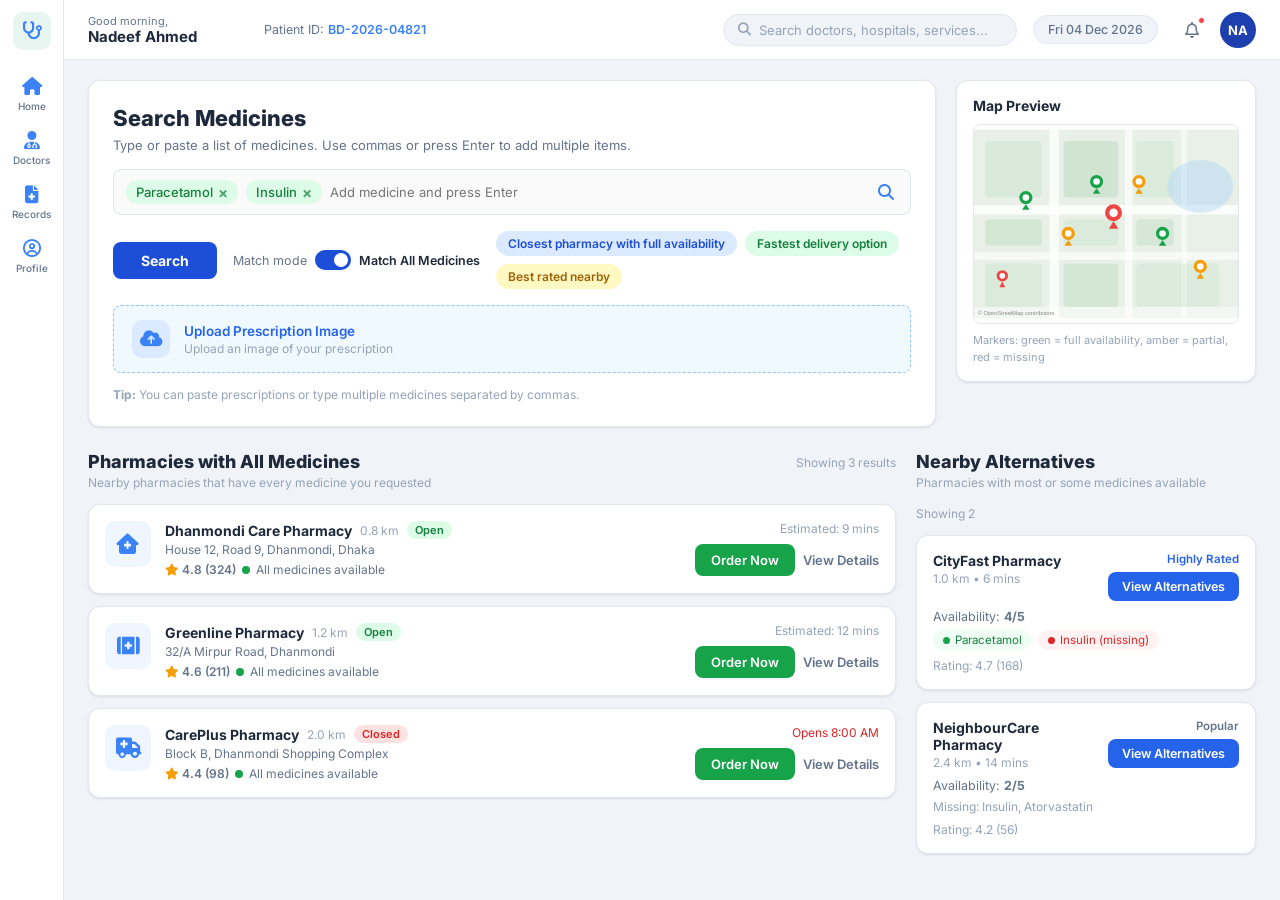
<file: Website-claude/pages/page2.html>
<!DOCTYPE html>
<html lang="en">
<head>
  <meta charset="UTF-8" />
  <meta name="viewport" content="width=device-width, initial-scale=1.0" />
  <title>Find Pharmacy – HealthCare Dashboard</title>
  <link rel="preconnect" href="https://fonts.googleapis.com" />
  <link rel="preconnect" href="https://fonts.gstatic.com" crossorigin />
  <link href="https://fonts.googleapis.com/css2?family=Inter:wght@300;400;500;600;700&display=swap" rel="stylesheet" />
  <link rel="stylesheet" href="https://cdnjs.cloudflare.com/ajax/libs/font-awesome/6.5.0/css/all.min.css" />
  <link rel="stylesheet" href="../css/styles.css" />
  <link rel="stylesheet" href="../css/pharmacy.css" />
</head>
<body>

  <div class="overlay"></div>

  <!-- ── Sidebar ─────────────────────────────────────────── -->
  <aside class="sidebar">
    <div class="sidebar-logo">
      <i class="fa-solid fa-stethoscope"></i>
    </div>
    <nav class="sidebar-nav">
      <div class="nav-item" onclick="window.location='../index.html'">
        <i class="fa-solid fa-house"></i>
        <span>Home</span>
      </div>
      <div class="nav-item" onclick="window.location='page1.html'">
        <i class="fa-solid fa-user-doctor"></i>
        <span>Doctors</span>
      </div>
      <div class="nav-item" onclick="window.location='page2.html'">
        <i class="fa-solid fa-file-medical"></i>
        <span>Records</span>
      </div>
      <div class="nav-item" onclick="window.location='page3.html'">
        <i class="fa-regular fa-circle-user"></i>
        <span>Profile</span>
      </div>
    </nav>
  </aside>

  <!-- ── Main Wrapper ─────────────────────────────────────── -->
  <div class="main-wrapper">

    <!-- ── Navbar ─────────────────────────────────────────── -->
    <header class="navbar">
      <button class="hamburger" aria-label="Toggle menu">
        <i class="fa-solid fa-bars"></i>
      </button>
      <div class="navbar-brand">
        <span class="greeting">Good morning,</span>
        <span class="user-name">Nadeef Ahmed</span>
      </div>
      <div class="patient-id">Patient ID: <span>BD-2026-04821</span></div>
      <div class="navbar-spacer"></div>
      <div class="search-bar">
        <i class="fa-solid fa-magnifying-glass"></i>
        <input type="text" placeholder="Search doctors, hospitals, services..." />
      </div>
      <div class="date-pill">Sat, 14 Jun 2026</div>
      <div class="navbar-actions">
        <button class="icon-btn" aria-label="Notifications">
          <i class="fa-regular fa-bell"></i>
          <span class="badge"></span>
        </button>
        <div class="avatar" title="Nadeef Ahmed">NA</div>
      </div>
    </header>

    <!-- ── Page Content ───────────────────────────────────── -->
    <main class="page-content">

      <!-- ── Top Section ────────────────────────────────────── -->
      <div class="pharmacy-top-grid">

        <!-- Search Medicines Panel -->
        <div class="search-medicines-panel">
          <h2 class="search-med-title">Search Medicines</h2>
          <p class="search-med-subtitle">Type or paste a list of medicines. Use commas or press Enter to add multiple items.</p>

          <!-- Tag input -->
          <div class="med-tag-input">
            <span class="med-tag">Paracetamol <button class="tag-remove" onclick="removeTag(this)">×</button></span>
            <span class="med-tag">Insulin <button class="tag-remove" onclick="removeTag(this)">×</button></span>
            <input type="text" class="med-tag-field" placeholder="Add medicine and press Enter" id="medInput" />
            <button class="med-search-icon"><i class="fa-solid fa-magnifying-glass"></i></button>
          </div>

          <!-- Search row -->
          <div class="search-row">
            <button class="search-main-btn">Search</button>

            <div class="match-toggle">
              <span class="match-label">Match mode</span>
              <label class="toggle-switch">
                <input type="checkbox" checked id="matchToggle" />
                <span class="toggle-track"></span>
              </label>
              <span class="match-value" id="matchValue">Match All Medicines</span>
            </div>

            <div class="filter-pills">
              <span class="filter-pill pill-blue">Closest pharmacy with full availability</span>
              <span class="filter-pill pill-green">Fastest delivery option</span>
              <span class="filter-pill pill-amber">Best rated nearby</span>
            </div>
          </div>

          <!-- Upload prescription -->
          <div class="upload-box">
            <div class="upload-icon"><i class="fa-solid fa-cloud-arrow-up"></i></div>
            <div>
              <div class="upload-title">Upload Prescription Image</div>
              <div class="upload-sub">Upload an image of your prescription</div>
            </div>
            <input type="file" accept="image/*" style="display:none;" id="prescInput" />
          </div>

          <p class="tip-text"><strong>Tip:</strong> You can paste prescriptions or type multiple medicines separated by commas.</p>
        </div>

        <!-- Map Preview -->
        <div class="map-preview-panel">
          <div class="map-preview-title">Map Preview</div>
          <div class="map-container">
            <!-- SVG map placeholder that looks like a real map -->
            <svg viewBox="0 0 280 200" xmlns="http://www.w3.org/2000/svg" style="width:100%;height:100%;">
              <!-- Background -->
              <rect width="280" height="200" fill="#e8f0e8"/>
              <!-- Road grid -->
              <rect x="0" y="80" width="280" height="10" fill="#fff" opacity=".8"/>
              <rect x="0" y="130" width="280" height="8" fill="#fff" opacity=".7"/>
              <rect x="80" y="0" width="10" height="200" fill="#fff" opacity=".8"/>
              <rect x="160" y="0" width="8" height="200" fill="#fff" opacity=".7"/>
              <rect x="220" y="0" width="6" height="200" fill="#fff" opacity=".6"/>
              <!-- Blocks -->
              <rect x="12" y="12" width="60" height="60" rx="4" fill="#d4e8d4" opacity=".7"/>
              <rect x="95" y="12" width="58" height="60" rx="4" fill="#c8dfc8" opacity=".7"/>
              <rect x="172" y="12" width="40" height="60" rx="4" fill="#d4e8d4" opacity=".6"/>
              <rect x="12" y="95" width="60" height="28" rx="4" fill="#c8dfc8" opacity=".6"/>
              <rect x="95" y="95" width="58" height="28" rx="4" fill="#d4e8d4" opacity=".6"/>
              <rect x="172" y="95" width="40" height="28" rx="4" fill="#c8dfc8" opacity=".5"/>
              <rect x="12" y="142" width="60" height="46" rx="4" fill="#d4e8d4" opacity=".6"/>
              <rect x="95" y="142" width="58" height="46" rx="4" fill="#c8dfc8" opacity=".6"/>
              <rect x="172" y="142" width="88" height="46" rx="4" fill="#d4e8d4" opacity=".5"/>
              <!-- Water blob -->
              <ellipse cx="240" cy="60" rx="35" ry="28" fill="#b3d9f5" opacity=".5"/>
              <!-- Map markers -->
              <!-- Green markers (full availability) -->
              <circle cx="55" cy="72" r="7" fill="#16a34a"/>
              <polygon points="55,79 51,85 59,85" fill="#16a34a"/>
              <circle cx="55" cy="72" r="3.5" fill="#fff"/>

              <circle cx="130" cy="55" r="7" fill="#16a34a"/>
              <polygon points="130,62 126,68 134,68" fill="#16a34a"/>
              <circle cx="130" cy="55" r="3.5" fill="#fff"/>

              <circle cx="200" cy="110" r="7" fill="#16a34a"/>
              <polygon points="200,117 196,123 204,123" fill="#16a34a"/>
              <circle cx="200" cy="110" r="3.5" fill="#fff"/>

              <!-- Amber markers (partial) -->
              <circle cx="100" cy="110" r="7" fill="#f59e0b"/>
              <polygon points="100,117 96,123 104,123" fill="#f59e0b"/>
              <circle cx="100" cy="110" r="3.5" fill="#fff"/>

              <circle cx="175" cy="55" r="7" fill="#f59e0b"/>
              <polygon points="175,62 171,68 179,68" fill="#f59e0b"/>
              <circle cx="175" cy="55" r="3.5" fill="#fff"/>

              <circle cx="240" cy="145" r="7" fill="#f59e0b"/>
              <polygon points="240,152 236,158 244,158" fill="#f59e0b"/>
              <circle cx="240" cy="145" r="3.5" fill="#fff"/>

              <!-- Red marker (missing) - center/prominent -->
              <circle cx="148" cy="88" r="9" fill="#ef4444"/>
              <polygon points="148,97 143,105 153,105" fill="#ef4444"/>
              <circle cx="148" cy="88" r="4.5" fill="#fff"/>

              <!-- Small red markers -->
              <circle cx="30" cy="155" r="6" fill="#ef4444"/>
              <polygon points="30,161 27,167 33,167" fill="#ef4444"/>
              <circle cx="30" cy="155" r="3" fill="#fff"/>

              <!-- Map attribution strip -->
              <rect x="0" y="188" width="280" height="12" fill="#fff" opacity=".5"/>
              <text x="4" y="197" font-size="6" fill="#888" font-family="sans-serif">© OpenStreetMap contributors</text>
            </svg>
          </div>
          <p class="map-legend">Markers: green = full availability, amber = partial, red = missing</p>
        </div>

      </div><!-- /.pharmacy-top-grid -->

      <!-- ── Bottom Section ─────────────────────────────────── -->
      <div class="pharmacy-bottom-grid">

        <!-- LEFT: Pharmacies with All Medicines -->
        <div class="pharma-results-col">
          <div class="pharma-results-header">
            <div>
              <h3 class="pharma-section-title">Pharmacies with All Medicines</h3>
              <p class="pharma-section-sub">Nearby pharmacies that have every medicine you requested</p>
            </div>
            <span class="showing-label">Showing 3 results</span>
          </div>

          <div class="pharma-list">

            <!-- Dhanmondi Care Pharmacy -->
            <div class="pharma-card">
              <div class="pharma-icon-box">
                <i class="fa-solid fa-house-medical"></i>
              </div>
              <div class="pharma-info">
                <div class="pharma-name-row">
                  <span class="pharma-name">Dhanmondi Care Pharmacy</span>
                  <span class="pharma-dist">0.8 km</span>
                  <span class="open-badge open">Open</span>
                </div>
                <div class="pharma-address">House 12, Road 9, Dhanmondi, Dhaka</div>
                <div class="pharma-meta-row">
                  <span class="pharma-rating"><i class="fa-solid fa-star"></i> 4.8 (324)</span>
                  <span class="avail-dot avail-green"></span>
                  <span class="avail-text">All medicines available</span>
                </div>
              </div>
              <div class="pharma-actions">
                <div class="est-time">Estimated: 9 mins</div>
                <div class="pharma-btns">
                  <button class="order-btn">Order Now</button>
                  <button class="details-btn">View Details</button>
                </div>
              </div>
            </div>

            <!-- Greenline Pharmacy -->
            <div class="pharma-card">
              <div class="pharma-icon-box">
                <i class="fa-solid fa-kit-medical"></i>
              </div>
              <div class="pharma-info">
                <div class="pharma-name-row">
                  <span class="pharma-name">Greenline Pharmacy</span>
                  <span class="pharma-dist">1.2 km</span>
                  <span class="open-badge open">Open</span>
                </div>
                <div class="pharma-address">32/A Mirpur Road, Dhanmondi</div>
                <div class="pharma-meta-row">
                  <span class="pharma-rating"><i class="fa-solid fa-star"></i> 4.6 (211)</span>
                  <span class="avail-dot avail-green"></span>
                  <span class="avail-text">All medicines available</span>
                </div>
              </div>
              <div class="pharma-actions">
                <div class="est-time">Estimated: 12 mins</div>
                <div class="pharma-btns">
                  <button class="order-btn">Order Now</button>
                  <button class="details-btn">View Details</button>
                </div>
              </div>
            </div>

            <!-- CarePlus Pharmacy -->
            <div class="pharma-card">
              <div class="pharma-icon-box">
                <i class="fa-solid fa-truck-medical"></i>
              </div>
              <div class="pharma-info">
                <div class="pharma-name-row">
                  <span class="pharma-name">CarePlus Pharmacy</span>
                  <span class="pharma-dist">2.0 km</span>
                  <span class="open-badge closed">Closed</span>
                </div>
                <div class="pharma-address">Block B, Dhanmondi Shopping Complex</div>
                <div class="pharma-meta-row">
                  <span class="pharma-rating"><i class="fa-solid fa-star"></i> 4.4 (98)</span>
                  <span class="avail-dot avail-green"></span>
                  <span class="avail-text">All medicines available</span>
                </div>
              </div>
              <div class="pharma-actions">
                <div class="est-time opens-at">Opens 8:00 AM</div>
                <div class="pharma-btns">
                  <button class="order-btn">Order Now</button>
                  <button class="details-btn">View Details</button>
                </div>
              </div>
            </div>

          </div><!-- /.pharma-list -->
        </div>

        <!-- RIGHT: Nearby Alternatives -->
        <div class="alternatives-col">
          <div class="pharma-results-header">
            <div>
              <h3 class="pharma-section-title">Nearby Alternatives</h3>
              <p class="pharma-section-sub">Pharmacies with most or some medicines available</p>
            </div>
            <span class="showing-label">Showing 2</span>
          </div>

          <div class="alt-list">

            <!-- CityFast Pharmacy -->
            <div class="alt-card">
              <div class="alt-top">
                <div>
                  <div class="alt-name">CityFast Pharmacy</div>
                  <div class="alt-dist">1.0 km • 6 mins</div>
                </div>
                <div style="display:flex;flex-direction:column;align-items:flex-end;gap:6px;">
                  <span class="alt-label label-blue">Highly Rated</span>
                  <button class="view-alt-btn">View Alternatives</button>
                </div>
              </div>
              <div class="alt-avail">Availability: <strong>4/5</strong></div>
              <div class="alt-meds">
                <span class="med-pill pill-avail"><span class="dot-green"></span> Paracetamol</span>
                <span class="med-pill pill-missing"><span class="dot-red"></span> Insulin (missing)</span>
              </div>
              <div class="alt-rating">Rating: 4.7 (168)</div>
            </div>

            <!-- NeighbourCare Pharmacy -->
            <div class="alt-card">
              <div class="alt-top">
                <div>
                  <div class="alt-name">NeighbourCare Pharmacy</div>
                  <div class="alt-dist">2.4 km • 14 mins</div>
                </div>
                <div style="display:flex;flex-direction:column;align-items:flex-end;gap:6px;">
                  <span class="alt-label label-gray">Popular</span>
                  <button class="view-alt-btn">View Alternatives</button>
                </div>
              </div>
              <div class="alt-avail">Availability: <strong>2/5</strong></div>
              <div class="alt-missing">Missing: Insulin, Atorvastatin</div>
              <div class="alt-rating">Rating: 4.2 (56)</div>
            </div>

          </div>
        </div>

      </div><!-- /.pharmacy-bottom-grid -->
    </main>
  </div>

  <script src="../js/script.js"></script>
  <script>
    // Tag input – press Enter to add medicine tag
    const input = document.getElementById('medInput');
    if (input) {
      input.addEventListener('keydown', function(e) {
        if ((e.key === 'Enter' || e.key === ',') && this.value.trim()) {
          e.preventDefault();
          addTag(this.value.trim().replace(/,$/, ''));
          this.value = '';
        }
      });
    }

    function addTag(name) {
      const container = document.querySelector('.med-tag-input');
      const inputEl   = document.getElementById('medInput');
      const tag = document.createElement('span');
      tag.className = 'med-tag';
      tag.innerHTML = `${name} <button class="tag-remove" onclick="removeTag(this)">×</button>`;
      container.insertBefore(tag, inputEl);
    }

    function removeTag(btn) {
      btn.parentElement.remove();
    }

    // Match mode toggle label
    const toggle = document.getElementById('matchToggle');
    const label  = document.getElementById('matchValue');
    if (toggle && label) {
      toggle.addEventListener('change', function() {
        label.textContent = this.checked ? 'Match All Medicines' : 'Match Any Medicine';
      });
    }

    // Upload prescription click
    const uploadBox = document.querySelector('.upload-box');
    const prescInput = document.getElementById('prescInput');
    if (uploadBox && prescInput) {
      uploadBox.addEventListener('click', () => prescInput.click());
    }
  </script>
</body>
</html>
</file>
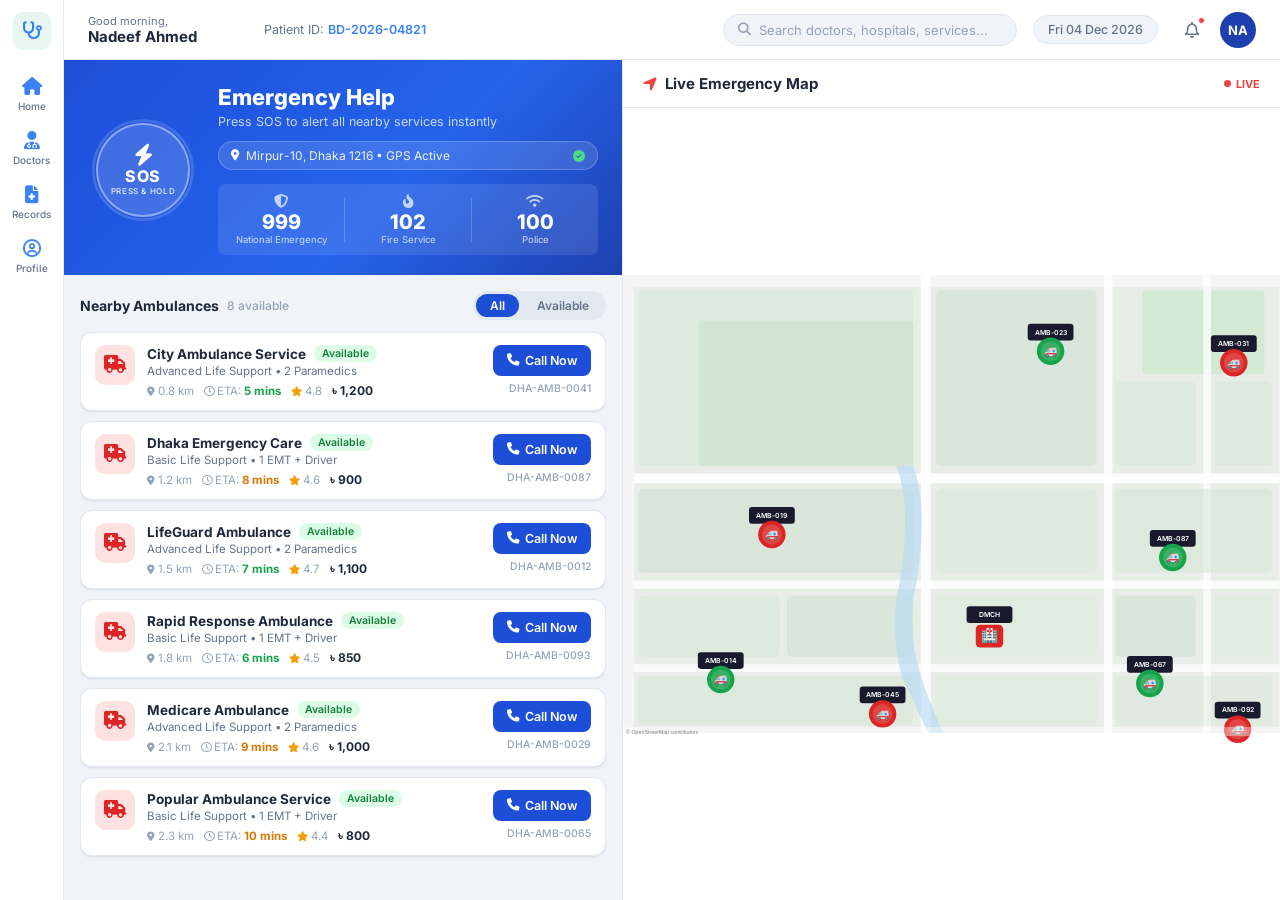
<file: Website-claude/pages/page3.html>
<!DOCTYPE html>
<html lang="en">
<head>
  <meta charset="UTF-8" />
  <meta name="viewport" content="width=device-width, initial-scale=1.0" />
  <title>Book Ambulance – HealthCare Dashboard</title>
  <link rel="preconnect" href="https://fonts.googleapis.com" />
  <link rel="preconnect" href="https://fonts.gstatic.com" crossorigin />
  <link href="https://fonts.googleapis.com/css2?family=Inter:wght@300;400;500;600;700;800&display=swap" rel="stylesheet" />
  <link rel="stylesheet" href="https://cdnjs.cloudflare.com/ajax/libs/font-awesome/6.5.0/css/all.min.css" />
  <link rel="stylesheet" href="../css/styles.css" />
  <link rel="stylesheet" href="../css/ambulance.css" />
</head>
<body>

  <div class="overlay"></div>

  <aside class="sidebar">
    <div class="sidebar-logo"><i class="fa-solid fa-stethoscope"></i></div>
    <nav class="sidebar-nav">
      <div class="nav-item" onclick="window.location='../index.html'">
        <i class="fa-solid fa-house"></i><span>Home</span>
      </div>
      <div class="nav-item" onclick="window.location='page1.html'">
        <i class="fa-solid fa-user-doctor"></i><span>Doctors</span>
      </div>
      <div class="nav-item" onclick="window.location='page2.html'">
        <i class="fa-solid fa-file-medical"></i><span>Records</span>
      </div>
      <div class="nav-item" onclick="window.location='page4.html'">
        <i class="fa-regular fa-circle-user"></i><span>Profile</span>
      </div>
    </nav>
  </aside>

  <div class="main-wrapper">
    <header class="navbar">
      <button class="hamburger"><i class="fa-solid fa-bars"></i></button>
      <div class="navbar-brand">
        <span class="greeting">Good morning,</span>
        <span class="user-name">Nadeef Ahmed</span>
      </div>
      <div class="patient-id">Patient ID: <span>BD-2026-04821</span></div>
      <div class="navbar-spacer"></div>
      <div class="search-bar">
        <i class="fa-solid fa-magnifying-glass"></i>
        <input type="text" placeholder="Search doctors, hospitals, services..." />
      </div>
      <div class="date-pill">Sat, 14 Jun 2026</div>
      <div class="navbar-actions">
        <button class="icon-btn"><i class="fa-regular fa-bell"></i><span class="badge"></span></button>
        <div class="avatar">NA</div>
      </div>
    </header>

    <main class="amb-page">

      <!-- LEFT PANEL -->
      <div class="amb-left">

        <!-- Emergency Hero -->
        <div class="emergency-hero">
          <div class="sos-wrap">
            <button class="sos-btn" id="sosBtn" onmousedown="startSOS()" onmouseup="stopSOS()" ontouchstart="startSOS()" ontouchend="stopSOS()">
              <i class="fa-solid fa-bolt"></i>
              <span class="sos-label">SOS</span>
              <span class="sos-sub">PRESS &amp; HOLD</span>
            </button>
            <svg class="sos-ring" viewBox="0 0 120 120">
              <circle cx="60" cy="60" r="54" fill="none" stroke="rgba(255,255,255,0.15)" stroke-width="3"/>
              <circle cx="60" cy="60" r="54" fill="none" stroke="#fff" stroke-width="3"
                stroke-dasharray="339" stroke-dashoffset="339" stroke-linecap="round" id="sosProgress"
                style="transform:rotate(-90deg);transform-origin:center;transition:stroke-dashoffset .05s linear;"/>
            </svg>
          </div>
          <div class="hero-info">
            <h1 class="hero-title">Emergency Help</h1>
            <p class="hero-sub">Press SOS to alert all nearby services instantly</p>
            <div class="gps-bar">
              <i class="fa-solid fa-location-dot"></i>
              <span>Mirpur-10, Dhaka 1216 • GPS Active</span>
              <i class="fa-solid fa-circle-check gps-check"></i>
            </div>
            <div class="emergency-numbers">
              <div class="emg-num">
                <i class="fa-solid fa-shield-halved"></i>
                <span class="emg-val">999</span>
                <span class="emg-name">National Emergency</span>
              </div>
              <div class="emg-divider"></div>
              <div class="emg-num">
                <i class="fa-solid fa-fire-flame-curved"></i>
                <span class="emg-val">102</span>
                <span class="emg-name">Fire Service</span>
              </div>
              <div class="emg-divider"></div>
              <div class="emg-num">
                <i class="fa-solid fa-wifi"></i>
                <span class="emg-val">100</span>
                <span class="emg-name">Police</span>
              </div>
            </div>
          </div>
        </div>

        <!-- Ambulance List -->
        <div class="amb-list-section">
          <div class="amb-list-header">
            <div class="amb-list-title">Nearby Ambulances <span class="avail-count">8 available</span></div>
            <div class="amb-filter-tabs">
              <button class="amb-tab active" onclick="filterAmb('all',this)">All</button>
              <button class="amb-tab" onclick="filterAmb('available',this)">Available</button>
            </div>
          </div>
          <div class="amb-list" id="ambList">

            <div class="amb-item" data-status="available">
              <div class="amb-icon"><i class="fa-solid fa-truck-medical"></i></div>
              <div class="amb-info">
                <div class="amb-name-row"><span class="amb-name">City Ambulance Service</span><span class="avail-badge">Available</span></div>
                <div class="amb-type">Advanced Life Support • 2 Paramedics</div>
                <div class="amb-meta">
                  <span><i class="fa-solid fa-location-dot"></i> 0.8 km</span>
                  <span><i class="fa-regular fa-clock"></i> ETA: <strong class="eta-fast">5 mins</strong></span>
                  <span><i class="fa-solid fa-star star-icon"></i> 4.8</span>
                  <span class="amb-price">৳ 1,200</span>
                </div>
              </div>
              <div class="amb-action">
                <button class="call-btn"><i class="fa-solid fa-phone"></i> Call Now</button>
                <div class="amb-id">DHA-AMB-0041</div>
              </div>
            </div>

            <div class="amb-item" data-status="available">
              <div class="amb-icon"><i class="fa-solid fa-truck-medical"></i></div>
              <div class="amb-info">
                <div class="amb-name-row"><span class="amb-name">Dhaka Emergency Care</span><span class="avail-badge">Available</span></div>
                <div class="amb-type">Basic Life Support • 1 EMT + Driver</div>
                <div class="amb-meta">
                  <span><i class="fa-solid fa-location-dot"></i> 1.2 km</span>
                  <span><i class="fa-regular fa-clock"></i> ETA: <strong class="eta-medium">8 mins</strong></span>
                  <span><i class="fa-solid fa-star star-icon"></i> 4.6</span>
                  <span class="amb-price">৳ 900</span>
                </div>
              </div>
              <div class="amb-action">
                <button class="call-btn"><i class="fa-solid fa-phone"></i> Call Now</button>
                <div class="amb-id">DHA-AMB-0087</div>
              </div>
            </div>

            <div class="amb-item" data-status="available">
              <div class="amb-icon"><i class="fa-solid fa-truck-medical"></i></div>
              <div class="amb-info">
                <div class="amb-name-row"><span class="amb-name">LifeGuard Ambulance</span><span class="avail-badge">Available</span></div>
                <div class="amb-type">Advanced Life Support • 2 Paramedics</div>
                <div class="amb-meta">
                  <span><i class="fa-solid fa-location-dot"></i> 1.5 km</span>
                  <span><i class="fa-regular fa-clock"></i> ETA: <strong class="eta-fast">7 mins</strong></span>
                  <span><i class="fa-solid fa-star star-icon"></i> 4.7</span>
                  <span class="amb-price">৳ 1,100</span>
                </div>
              </div>
              <div class="amb-action">
                <button class="call-btn"><i class="fa-solid fa-phone"></i> Call Now</button>
                <div class="amb-id">DHA-AMB-0012</div>
              </div>
            </div>

            <div class="amb-item" data-status="available">
              <div class="amb-icon"><i class="fa-solid fa-truck-medical"></i></div>
              <div class="amb-info">
                <div class="amb-name-row"><span class="amb-name">Rapid Response Ambulance</span><span class="avail-badge">Available</span></div>
                <div class="amb-type">Basic Life Support • 1 EMT + Driver</div>
                <div class="amb-meta">
                  <span><i class="fa-solid fa-location-dot"></i> 1.8 km</span>
                  <span><i class="fa-regular fa-clock"></i> ETA: <strong class="eta-fast">6 mins</strong></span>
                  <span><i class="fa-solid fa-star star-icon"></i> 4.5</span>
                  <span class="amb-price">৳ 850</span>
                </div>
              </div>
              <div class="amb-action">
                <button class="call-btn"><i class="fa-solid fa-phone"></i> Call Now</button>
                <div class="amb-id">DHA-AMB-0093</div>
              </div>
            </div>

            <div class="amb-item" data-status="available">
              <div class="amb-icon"><i class="fa-solid fa-truck-medical"></i></div>
              <div class="amb-info">
                <div class="amb-name-row"><span class="amb-name">Medicare Ambulance</span><span class="avail-badge">Available</span></div>
                <div class="amb-type">Advanced Life Support • 2 Paramedics</div>
                <div class="amb-meta">
                  <span><i class="fa-solid fa-location-dot"></i> 2.1 km</span>
                  <span><i class="fa-regular fa-clock"></i> ETA: <strong class="eta-medium">9 mins</strong></span>
                  <span><i class="fa-solid fa-star star-icon"></i> 4.6</span>
                  <span class="amb-price">৳ 1,000</span>
                </div>
              </div>
              <div class="amb-action">
                <button class="call-btn"><i class="fa-solid fa-phone"></i> Call Now</button>
                <div class="amb-id">DHA-AMB-0029</div>
              </div>
            </div>

            <div class="amb-item" data-status="available">
              <div class="amb-icon"><i class="fa-solid fa-truck-medical"></i></div>
              <div class="amb-info">
                <div class="amb-name-row"><span class="amb-name">Popular Ambulance Service</span><span class="avail-badge">Available</span></div>
                <div class="amb-type">Basic Life Support • 1 EMT + Driver</div>
                <div class="amb-meta">
                  <span><i class="fa-solid fa-location-dot"></i> 2.3 km</span>
                  <span><i class="fa-regular fa-clock"></i> ETA: <strong class="eta-medium">10 mins</strong></span>
                  <span><i class="fa-solid fa-star star-icon"></i> 4.4</span>
                  <span class="amb-price">৳ 800</span>
                </div>
              </div>
              <div class="amb-action">
                <button class="call-btn"><i class="fa-solid fa-phone"></i> Call Now</button>
                <div class="amb-id">DHA-AMB-0065</div>
              </div>
            </div>

          </div>
        </div>
      </div>

      <!-- RIGHT PANEL: Live Map -->
      <div class="amb-map-panel">
        <div class="map-header">
          <div class="map-title-row">
            <i class="fa-solid fa-location-arrow map-title-icon"></i>
            <span class="map-title">Live Emergency Map</span>
          </div>
          <div class="live-badge"><div class="live-dot"></div>LIVE</div>
        </div>
        <div class="live-map-container">
          <svg viewBox="0 0 860 600" xmlns="http://www.w3.org/2000/svg" style="width:100%;height:100%;">
            <rect width="860" height="600" fill="#e8ede8"/>
            <!-- Parks -->
            <rect x="100" y="60" width="280" height="190" rx="4" fill="#c8dfc8" opacity=".7"/>
            <rect x="680" y="20" width="160" height="110" rx="4" fill="#c8e8c8" opacity=".6"/>
            <!-- Roads horizontal -->
            <rect x="0" y="0"   width="860" height="16" fill="#f5f5f5"/>
            <rect x="0" y="260" width="860" height="13" fill="#fff" opacity=".9"/>
            <rect x="0" y="400" width="860" height="11" fill="#fff" opacity=".8"/>
            <rect x="0" y="510" width="860" height="10" fill="#fff" opacity=".7"/>
            <!-- Roads vertical -->
            <rect x="0"   y="0" width="15"  height="600" fill="#f5f5f5"/>
            <rect x="390" y="0" width="13"  height="600" fill="#fff" opacity=".9"/>
            <rect x="630" y="0" width="11"  height="600" fill="#fff" opacity=".8"/>
            <rect x="760" y="0" width="10"  height="600" fill="#fff" opacity=".7"/>
            <!-- City blocks -->
            <rect x="20"  y="20"  width="360" height="230" rx="6" fill="#d4e8d4" opacity=".5"/>
            <rect x="410" y="20"  width="210" height="230" rx="6" fill="#cce0cc" opacity=".5"/>
            <rect x="645" y="140" width="105" height="110" rx="6" fill="#d4e8d4" opacity=".5"/>
            <rect x="775" y="140" width="75"  height="110" rx="6" fill="#cce0cc" opacity=".4"/>
            <rect x="20"  y="280" width="360" height="110" rx="6" fill="#cce0cc" opacity=".5"/>
            <rect x="410" y="280" width="210" height="110" rx="6" fill="#d4e8d4" opacity=".5"/>
            <rect x="645" y="280" width="205" height="110" rx="6" fill="#cce0cc" opacity=".4"/>
            <rect x="20"  y="420" width="185" height="80"  rx="6" fill="#d4e8d4" opacity=".5"/>
            <rect x="215" y="420" width="165" height="80"  rx="6" fill="#cce0cc" opacity=".5"/>
            <rect x="410" y="420" width="210" height="80"  rx="6" fill="#d4e8d4" opacity=".4"/>
            <rect x="645" y="420" width="105" height="80"  rx="6" fill="#cce0cc" opacity=".5"/>
            <rect x="775" y="420" width="75"  height="80"  rx="6" fill="#d4e8d4" opacity=".4"/>
            <rect x="20"  y="525" width="360" height="65"  rx="6" fill="#cce0cc" opacity=".4"/>
            <rect x="410" y="525" width="210" height="65"  rx="6" fill="#d4e8d4" opacity=".4"/>
            <rect x="645" y="525" width="205" height="65"  rx="6" fill="#cce0cc" opacity=".3"/>
            <!-- River -->
            <path d="M380,250 Q400,300 385,400 Q370,460 390,525 Q405,570 420,600 L400,600 Q385,570 365,525 Q348,460 363,400 Q378,300 358,250Z" fill="#b3d9f5" opacity=".6"/>
            <!-- AMB-023 green -->
            <g transform="translate(560,80)">
              <rect x="-30" y="-16" width="60" height="22" rx="4" fill="#1a1a2e"/>
              <text x="0" y="-2" text-anchor="middle" font-size="9" fill="#fff" font-family="Inter,sans-serif" font-weight="600">AMB-023</text>
              <circle cx="0" cy="20" r="18" fill="#16a34a"/>
              <circle cx="0" cy="20" r="13" fill="#fff" opacity=".15"/>
              <text x="0" y="25" text-anchor="middle" font-size="14" fill="#fff">🚑</text>
            </g>
            <!-- AMB-031 red -->
            <g transform="translate(800,95)">
              <rect x="-30" y="-16" width="60" height="22" rx="4" fill="#1a1a2e"/>
              <text x="0" y="-2" text-anchor="middle" font-size="9" fill="#fff" font-family="Inter,sans-serif" font-weight="600">AMB-031</text>
              <circle cx="0" cy="20" r="18" fill="#dc2626"/>
              <circle cx="0" cy="20" r="13" fill="#fff" opacity=".15"/>
              <text x="0" y="25" text-anchor="middle" font-size="14" fill="#fff">🚑</text>
            </g>
            <!-- AMB-019 red -->
            <g transform="translate(195,320)">
              <rect x="-30" y="-16" width="60" height="22" rx="4" fill="#1a1a2e"/>
              <text x="0" y="-2" text-anchor="middle" font-size="9" fill="#fff" font-family="Inter,sans-serif" font-weight="600">AMB-019</text>
              <circle cx="0" cy="20" r="18" fill="#dc2626"/>
              <circle cx="0" cy="20" r="13" fill="#fff" opacity=".15"/>
              <text x="0" y="25" text-anchor="middle" font-size="14" fill="#fff">🚑</text>
            </g>
            <!-- AMB-087 green -->
            <g transform="translate(720,350)">
              <rect x="-30" y="-16" width="60" height="22" rx="4" fill="#1a1a2e"/>
              <text x="0" y="-2" text-anchor="middle" font-size="9" fill="#fff" font-family="Inter,sans-serif" font-weight="600">AMB-087</text>
              <circle cx="0" cy="20" r="18" fill="#16a34a"/>
              <circle cx="0" cy="20" r="13" fill="#fff" opacity=".15"/>
              <text x="0" y="25" text-anchor="middle" font-size="14" fill="#fff">🚑</text>
            </g>
            <!-- DMCH -->
            <g transform="translate(480,450)">
              <rect x="-30" y="-16" width="60" height="22" rx="4" fill="#1a1a2e"/>
              <text x="0" y="-2" text-anchor="middle" font-size="9" fill="#fff" font-family="Inter,sans-serif" font-weight="600">DMCH</text>
              <rect x="-18" y="8" width="36" height="30" rx="6" fill="#dc2626"/>
              <text x="0" y="28" text-anchor="middle" font-size="18" fill="#fff">🏥</text>
            </g>
            <!-- AMB-014 green -->
            <g transform="translate(128,510)">
              <rect x="-30" y="-16" width="60" height="22" rx="4" fill="#1a1a2e"/>
              <text x="0" y="-2" text-anchor="middle" font-size="9" fill="#fff" font-family="Inter,sans-serif" font-weight="600">AMB-014</text>
              <circle cx="0" cy="20" r="18" fill="#16a34a"/>
              <circle cx="0" cy="20" r="13" fill="#fff" opacity=".15"/>
              <text x="0" y="25" text-anchor="middle" font-size="14" fill="#fff">🚑</text>
            </g>
            <!-- AMB-045 red -->
            <g transform="translate(340,555)">
              <rect x="-30" y="-16" width="60" height="22" rx="4" fill="#1a1a2e"/>
              <text x="0" y="-2" text-anchor="middle" font-size="9" fill="#fff" font-family="Inter,sans-serif" font-weight="600">AMB-045</text>
              <circle cx="0" cy="20" r="18" fill="#dc2626"/>
              <circle cx="0" cy="20" r="13" fill="#fff" opacity=".15"/>
              <text x="0" y="25" text-anchor="middle" font-size="14" fill="#fff">🚑</text>
            </g>
            <!-- AMB-067 green -->
            <g transform="translate(690,515)">
              <rect x="-30" y="-16" width="60" height="22" rx="4" fill="#1a1a2e"/>
              <text x="0" y="-2" text-anchor="middle" font-size="9" fill="#fff" font-family="Inter,sans-serif" font-weight="600">AMB-067</text>
              <circle cx="0" cy="20" r="18" fill="#16a34a"/>
              <circle cx="0" cy="20" r="13" fill="#fff" opacity=".15"/>
              <text x="0" y="25" text-anchor="middle" font-size="14" fill="#fff">🚑</text>
            </g>
            <!-- AMB-092 red -->
            <g transform="translate(805,575)">
              <rect x="-30" y="-16" width="60" height="22" rx="4" fill="#1a1a2e"/>
              <text x="0" y="-2" text-anchor="middle" font-size="9" fill="#fff" font-family="Inter,sans-serif" font-weight="600">AMB-092</text>
              <circle cx="0" cy="20" r="18" fill="#dc2626"/>
              <circle cx="0" cy="20" r="13" fill="#fff" opacity=".15"/>
              <text x="0" y="25" text-anchor="middle" font-size="14" fill="#fff">🚑</text>
            </g>
            <rect x="0" y="592" width="860" height="12" fill="#fff" opacity=".4"/>
            <text x="4" y="601" font-size="7" fill="#888" font-family="sans-serif">© OpenStreetMap contributors</text>
          </svg>
        </div>
      </div>

    </main>
  </div>

  <script src="../js/script.js"></script>
  <script>
    function filterAmb(type, btn) {
      document.querySelectorAll('.amb-tab').forEach(t => t.classList.remove('active'));
      btn.classList.add('active');
      document.querySelectorAll('.amb-item').forEach(item => {
        item.style.display = (type === 'all' || item.dataset.status === type) ? 'flex' : 'none';
      });
    }

    let sosTimer = null, sosProgress = 0;
    const totalDash = 339;
    const progressEl = document.getElementById('sosProgress');

    function startSOS() {
      sosProgress = 0;
      sosTimer = setInterval(() => {
        sosProgress += 3.39;
        if (sosProgress >= totalDash) {
          clearInterval(sosTimer);
          progressEl.style.strokeDashoffset = 0;
          alert('SOS Alert Sent! Emergency services have been notified.');
          sosProgress = 0;
          progressEl.style.strokeDashoffset = totalDash;
          return;
        }
        progressEl.style.strokeDashoffset = totalDash - sosProgress;
      }, 10);
    }

    function stopSOS() {
      clearInterval(sosTimer);
      const reset = setInterval(() => {
        sosProgress = Math.max(0, sosProgress - 10);
        progressEl.style.strokeDashoffset = totalDash - sosProgress;
        if (sosProgress <= 0) clearInterval(reset);
      }, 15);
    }
  </script>
</body>
</html>
</file>
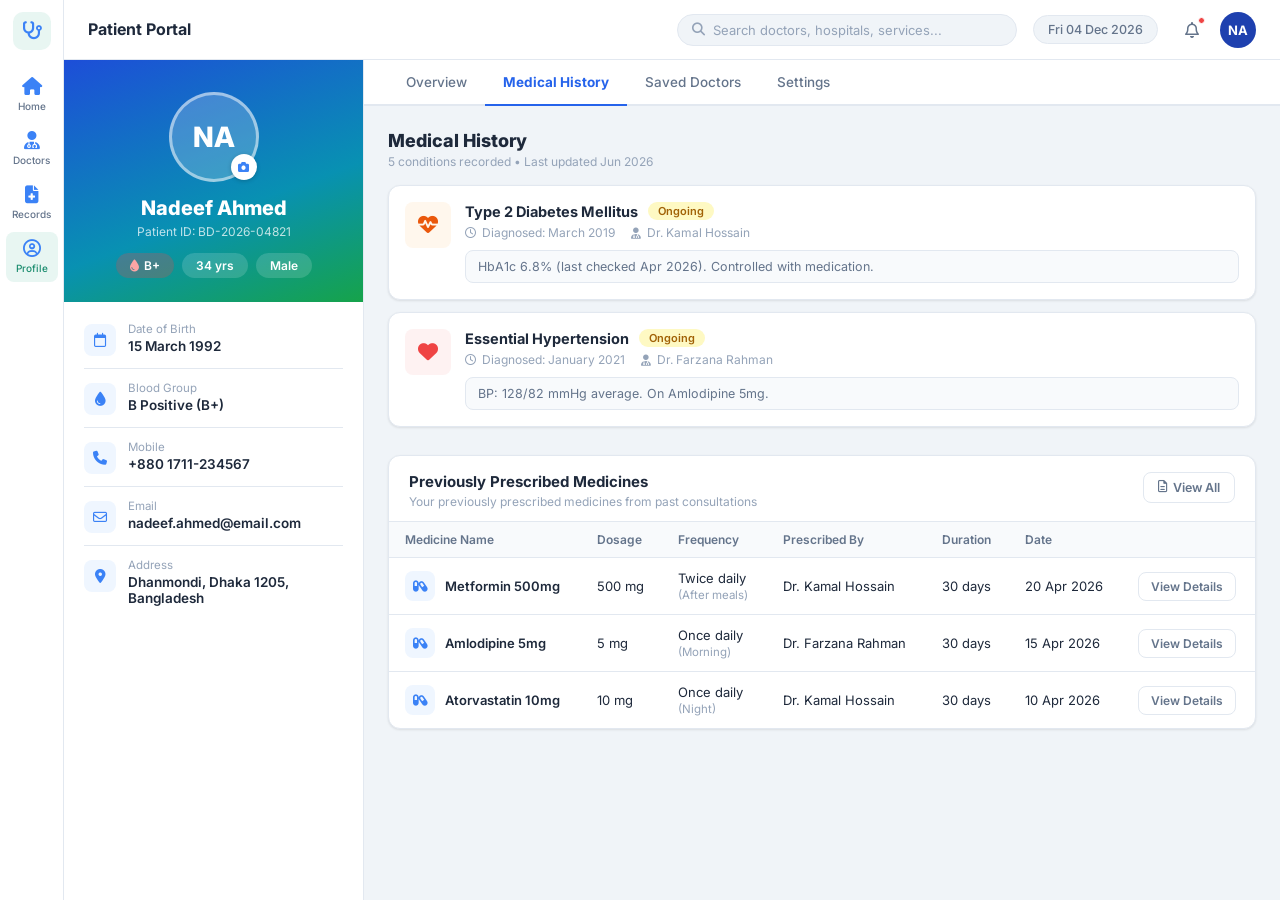
<file: Website-claude/pages/page4.html>
<!DOCTYPE html>
<html lang="en">
<head>
  <meta charset="UTF-8" />
  <meta name="viewport" content="width=device-width, initial-scale=1.0" />
  <title>Patient Portal – HealthCare Dashboard</title>
  <link rel="preconnect" href="https://fonts.googleapis.com" />
  <link rel="preconnect" href="https://fonts.gstatic.com" crossorigin />
  <link href="https://fonts.googleapis.com/css2?family=Inter:wght@300;400;500;600;700;800&display=swap" rel="stylesheet" />
  <link rel="stylesheet" href="https://cdnjs.cloudflare.com/ajax/libs/font-awesome/6.5.0/css/all.min.css" />
  <link rel="stylesheet" href="../css/styles.css" />
  <link rel="stylesheet" href="../css/patient.css" />
</head>
<body>

  <div class="overlay"></div>

  <!-- Sidebar -->
  <aside class="sidebar">
    <div class="sidebar-logo"><i class="fa-solid fa-stethoscope"></i></div>
    <nav class="sidebar-nav">
      <div class="nav-item" onclick="window.location='../index.html'">
        <i class="fa-solid fa-house"></i><span>Home</span>
      </div>
      <div class="nav-item" onclick="window.location='page1.html'">
        <i class="fa-solid fa-user-doctor"></i><span>Doctors</span>
      </div>
      <div class="nav-item" onclick="window.location='page2.html'">
        <i class="fa-solid fa-file-medical"></i><span>Records</span>
      </div>
      <div class="nav-item active">
        <i class="fa-regular fa-circle-user"></i><span>Profile</span>
      </div>
    </nav>
  </aside>

  <!-- Main Wrapper -->
  <div class="main-wrapper">

    <!-- Navbar -->
    <header class="navbar">
      <button class="hamburger"><i class="fa-solid fa-bars"></i></button>
      <div class="navbar-brand">
        <span class="user-name" style="font-size:16px;">Patient Portal</span>
      </div>
      <div class="navbar-spacer"></div>
      <div class="search-bar">
        <i class="fa-solid fa-magnifying-glass"></i>
        <input type="text" placeholder="Search doctors, hospitals, services..." />
      </div>
      <div class="date-pill">Sat, 14 Jun 2026</div>
      <div class="navbar-actions">
        <button class="icon-btn"><i class="fa-regular fa-bell"></i><span class="badge"></span></button>
        <div class="avatar">NA</div>
      </div>
    </header>

    <!-- Page Content -->
    <main class="page-content patient-page">
      <div class="patient-grid">

        <!-- LEFT: Profile Card -->
        <div class="profile-col">
          <!-- Hero card -->
          <div class="profile-hero">
            <div class="profile-avatar-wrap">
              <div class="profile-avatar">NA</div>
              <button class="camera-btn" title="Change photo"><i class="fa-solid fa-camera"></i></button>
            </div>
            <div class="profile-name">Nadeef Ahmed</div>
            <div class="profile-pid">Patient ID: BD-2026-04821</div>
            <div class="profile-pills">
              <span class="ppill ppill-blood"><i class="fa-solid fa-droplet"></i> B+</span>
              <span class="ppill ppill-age">34 yrs</span>
              <span class="ppill ppill-gender">Male</span>
            </div>
          </div>

          <!-- Info rows -->
          <div class="profile-info-card">
            <div class="info-row">
              <div class="info-icon"><i class="fa-regular fa-calendar"></i></div>
              <div>
                <div class="info-label">Date of Birth</div>
                <div class="info-value">15 March 1992</div>
              </div>
            </div>
            <div class="info-divider"></div>
            <div class="info-row">
              <div class="info-icon"><i class="fa-solid fa-droplet"></i></div>
              <div>
                <div class="info-label">Blood Group</div>
                <div class="info-value">B Positive (B+)</div>
              </div>
            </div>
            <div class="info-divider"></div>
            <div class="info-row">
              <div class="info-icon"><i class="fa-solid fa-phone"></i></div>
              <div>
                <div class="info-label">Mobile</div>
                <div class="info-value">+880 1711-234567</div>
              </div>
            </div>
            <div class="info-divider"></div>
            <div class="info-row">
              <div class="info-icon"><i class="fa-regular fa-envelope"></i></div>
              <div>
                <div class="info-label">Email</div>
                <div class="info-value">nadeef.ahmed@email.com</div>
              </div>
            </div>
            <div class="info-divider"></div>
            <div class="info-row">
              <div class="info-icon"><i class="fa-solid fa-location-dot"></i></div>
              <div>
                <div class="info-label">Address</div>
                <div class="info-value">Dhanmondi, Dhaka 1205, Bangladesh</div>
              </div>
            </div>
          </div>
        </div>

        <!-- RIGHT: Tabs + Content -->
        <div class="profile-content-col">

          <!-- Tabs -->
          <div class="profile-tabs">
            <button class="ptab" onclick="switchTab('overview', this)">Overview</button>
            <button class="ptab active" onclick="switchTab('medical', this)">Medical History</button>
            <button class="ptab" onclick="switchTab('doctors', this)">Saved Doctors</button>
            <button class="ptab" onclick="switchTab('settings', this)">Settings</button>
          </div>

          <!-- ── TAB: Medical History ── -->
          <div class="tab-panel active" id="tab-medical">

            <div class="tab-section-header">
              <div>
                <h2 class="tab-section-title">Medical History</h2>
                <p class="tab-section-sub">5 conditions recorded • Last updated Jun 2026</p>
              </div>
            </div>

            <!-- Condition cards -->
            <div class="condition-list">

              <!-- Type 2 Diabetes -->
              <div class="condition-card">
                <div class="condition-icon ci-orange">
                  <i class="fa-solid fa-heart-pulse"></i>
                </div>
                <div class="condition-info">
                  <div class="condition-top">
                    <span class="condition-name">Type 2 Diabetes Mellitus</span>
                    <span class="condition-badge badge-ongoing">Ongoing</span>
                  </div>
                  <div class="condition-meta">
                    <span><i class="fa-regular fa-clock"></i> Diagnosed: March 2019</span>
                    <span><i class="fa-solid fa-user-doctor"></i> Dr. Kamal Hossain</span>
                  </div>
                  <div class="condition-note">
                    HbA1c 6.8% (last checked Apr 2026). Controlled with medication.
                  </div>
                </div>
              </div>

              <!-- Essential Hypertension -->
              <div class="condition-card">
                <div class="condition-icon ci-red">
                  <i class="fa-solid fa-heart"></i>
                </div>
                <div class="condition-info">
                  <div class="condition-top">
                    <span class="condition-name">Essential Hypertension</span>
                    <span class="condition-badge badge-ongoing">Ongoing</span>
                  </div>
                  <div class="condition-meta">
                    <span><i class="fa-regular fa-clock"></i> Diagnosed: January 2021</span>
                    <span><i class="fa-solid fa-user-doctor"></i> Dr. Farzana Rahman</span>
                  </div>
                  <div class="condition-note">
                    BP: 128/82 mmHg average. On Amlodipine 5mg.
                  </div>
                </div>
              </div>

            </div>

            <!-- Previously Prescribed Medicines -->
            <div class="medicines-section">
              <div class="medicines-header">
                <div>
                  <h3 class="medicines-title">Previously Prescribed Medicines</h3>
                  <p class="medicines-sub">Your previously prescribed medicines from past consultations</p>
                </div>
                <button class="view-all-btn"><i class="fa-regular fa-file-lines"></i> View All</button>
              </div>

              <div class="medicines-table-wrap">
                <table class="medicines-table">
                  <thead>
                    <tr>
                      <th>Medicine Name</th>
                      <th>Dosage</th>
                      <th>Frequency</th>
                      <th>Prescribed By</th>
                      <th>Duration</th>
                      <th>Date</th>
                      <th></th>
                    </tr>
                  </thead>
                  <tbody>
                    <tr>
                      <td>
                        <div class="med-name-cell">
                          <div class="med-pill-icon"><i class="fa-solid fa-capsules"></i></div>
                          Metformin 500mg
                        </div>
                      </td>
                      <td>500 mg</td>
                      <td>Twice daily<br><span class="freq-note">(After meals)</span></td>
                      <td>Dr. Kamal Hossain</td>
                      <td>30 days</td>
                      <td>20 Apr 2026</td>
                      <td><button class="view-det-btn">View Details</button></td>
                    </tr>
                    <tr>
                      <td>
                        <div class="med-name-cell">
                          <div class="med-pill-icon"><i class="fa-solid fa-capsules"></i></div>
                          Amlodipine 5mg
                        </div>
                      </td>
                      <td>5 mg</td>
                      <td>Once daily<br><span class="freq-note">(Morning)</span></td>
                      <td>Dr. Farzana Rahman</td>
                      <td>30 days</td>
                      <td>15 Apr 2026</td>
                      <td><button class="view-det-btn">View Details</button></td>
                    </tr>
                    <tr>
                      <td>
                        <div class="med-name-cell">
                          <div class="med-pill-icon"><i class="fa-solid fa-capsules"></i></div>
                          Atorvastatin 10mg
                        </div>
                      </td>
                      <td>10 mg</td>
                      <td>Once daily<br><span class="freq-note">(Night)</span></td>
                      <td>Dr. Kamal Hossain</td>
                      <td>30 days</td>
                      <td>10 Apr 2026</td>
                      <td><button class="view-det-btn">View Details</button></td>
                    </tr>
                  </tbody>
                </table>
              </div>
            </div>

          </div><!-- /#tab-medical -->

          <!-- ── TAB: Overview (placeholder) ── -->
          <div class="tab-panel" id="tab-overview">
            <div class="tab-placeholder">
              <i class="fa-solid fa-chart-line"></i>
              <p>Overview coming soon</p>
            </div>
          </div>

          <!-- ── TAB: Saved Doctors (placeholder) ── -->
          <div class="tab-panel" id="tab-doctors">
            <div class="tab-placeholder">
              <i class="fa-solid fa-user-doctor"></i>
              <p>Saved Doctors coming soon</p>
            </div>
          </div>

          <!-- ── TAB: Settings (placeholder) ── -->
          <div class="tab-panel" id="tab-settings">
            <div class="tab-placeholder">
              <i class="fa-solid fa-gear"></i>
              <p>Settings coming soon</p>
            </div>
          </div>

        </div><!-- /.profile-content-col -->
      </div><!-- /.patient-grid -->
    </main>
  </div>

  <script src="../js/script.js"></script>
  <script>
    function switchTab(id, btn) {
      document.querySelectorAll('.ptab').forEach(t => t.classList.remove('active'));
      document.querySelectorAll('.tab-panel').forEach(p => p.classList.remove('active'));
      btn.classList.add('active');
      document.getElementById('tab-' + id).classList.add('active');
    }
  </script>
</body>
</html>
</file>
<file: Website-claude/css/styles.css>
/* ============================================================
   HealthCare Dashboard – styles.css
   Font: Inter (Google Fonts)
   Icons: Font Awesome 6
   ============================================================ */

@import url('https://fonts.googleapis.com/css2?family=Inter:wght@300;400;500;600;700&display=swap');

/* ── Reset & Base ─────────────────────────────────────────── */
*, *::before, *::after { box-sizing: border-box; margin: 0; padding: 0; }

:root {
  --bg:            #f0f4f8;
  --sidebar-bg:    #ffffff;
  --card-bg:       #ffffff;
  --navbar-bg:     #ffffff;

  --primary:       #1a8c6e;   /* teal-green */
  --primary-light: #e8f6f2;
  --accent-blue:   #3b82f6;
  --accent-orange: #f97316;
  --accent-purple: #8b5cf6;
  --accent-red:    #ef4444;
  --accent-teal:   #06b6d4;
  --accent-amber:  #f59e0b;

  --text-primary:  #1e293b;
  --text-secondary:#64748b;
  --text-muted:    #94a3b8;
  --border:        #e2e8f0;

  --sidebar-w:     64px;
  --navbar-h:      60px;

  --radius-sm:     8px;
  --radius-md:     12px;
  --radius-lg:     16px;

  --shadow-sm:     0 1px 3px rgba(0,0,0,.06), 0 1px 2px rgba(0,0,0,.04);
  --shadow-md:     0 4px 12px rgba(0,0,0,.08);
}

body {
  font-family: 'Inter', sans-serif;
  background: var(--bg);
  color: var(--text-primary);
  min-height: 100vh;
  display: flex;
}

a { text-decoration: none; color: inherit; }
ul { list-style: none; }
button { cursor: pointer; border: none; background: none; font-family: inherit; }

/* ── Sidebar ──────────────────────────────────────────────── */
.sidebar {
  width: var(--sidebar-w);
  background: var(--sidebar-bg);
  border-right: 1px solid var(--border);
  display: flex;
  flex-direction: column;
  align-items: center;
  padding: 12px 0 20px;
  position: fixed;
  top: 0; left: 0;
  height: 100vh;
  z-index: 100;
  gap: 4px;
}

.sidebar-logo {
  width: 38px; height: 38px;
  background: var(--primary-light);
  border-radius: 10px;
  display: flex; align-items: center; justify-content: center;
  margin-bottom: 16px;
  color: #3b82f6;
  font-size: 18px;
}

.sidebar-nav {
  display: flex;
  flex-direction: column;
  align-items: center;
  gap: 4px;
  width: 100%;
}

.nav-item {
  display: flex;
  flex-direction: column;
  align-items: center;
  justify-content: center;
  width: 52px;
  padding: 8px 4px;
  border-radius: var(--radius-sm);
  color: var(--text-secondary);
  font-size: 10px;
  font-weight: 500;
  gap: 4px;
  transition: background .15s, color .15s;
  cursor: pointer;
}

.nav-item i {
  font-size: 18px;
  color: #3b82f6;
}
.nav-item:hover {
  background: var(--bg);
  color: var(--primary);
}

.nav-item.active {
  background: var(--primary-light);
  color: var(--primary);
}

/* ── Main wrapper ─────────────────────────────────────────── */
.main-wrapper {
  margin-left: var(--sidebar-w);
  flex: 1;
  display: flex;
  flex-direction: column;
  min-height: 100vh;
}

/* ── Navbar ───────────────────────────────────────────────── */
.navbar {
  height: var(--navbar-h);
  background: var(--navbar-bg);
  border-bottom: 1px solid var(--border);
  display: flex;
  align-items: center;
  padding: 0 24px;
  gap: 16px;
  position: sticky;
  top: 0;
  z-index: 90;
}

.navbar-brand {
  display: flex;
  flex-direction: column;
  min-width: 160px;
}

.navbar-brand .greeting {
  font-size: 11px;
  color: var(--text-secondary);
  font-weight: 400;
}

.navbar-brand .user-name {
  font-size: 15px;
  font-weight: 700;
  color: var(--text-primary);
  line-height: 1.2;
}

.patient-id {
  font-size: 12.5px;
  color: var(--text-secondary);
  white-space: nowrap;
}

.patient-id span {
  color: var(--accent-blue);
  font-weight: 600;
}

.navbar-spacer { flex: 1; }

.search-bar {
  display: flex;
  align-items: center;
  gap: 8px;
  background: var(--bg);
  border: 1px solid var(--border);
  border-radius: 20px;
  padding: 7px 14px;
  min-width: 260px;
  max-width: 340px;
  flex: 1;
}

.search-bar i {
  color: var(--text-muted);
  font-size: 13px;
}

.search-bar input {
  border: none;
  background: transparent;
  font-size: 13px;
  color: var(--text-primary);
  width: 100%;
  outline: none;
  font-family: inherit;
}

.search-bar input::placeholder { color: var(--text-muted); }

.date-pill {
  background: var(--bg);
  border: 1px solid var(--border);
  border-radius: 20px;
  padding: 6px 14px;
  font-size: 12.5px;
  color: var(--text-secondary);
  white-space: nowrap;
  font-weight: 500;
}

.navbar-actions {
  display: flex;
  align-items: center;
  gap: 10px;
}

.icon-btn {
  width: 36px; height: 36px;
  border-radius: 50%;
  display: flex; align-items: center; justify-content: center;
  position: relative;
  background: transparent;
  transition: background .15s;
  color: var(--text-secondary);
  font-size: 16px;
}

.icon-btn:hover { background: var(--bg); }

.icon-btn .badge {
  position: absolute;
  top: 5px; right: 5px;
  width: 7px; height: 7px;
  background: var(--accent-red);
  border-radius: 50%;
  border: 1.5px solid #fff;
}

.avatar {
  width: 36px; height: 36px;
  border-radius: 50%;
  background: #1e40af;
  color: #fff;
  display: flex; align-items: center; justify-content: center;
  font-size: 13px;
  font-weight: 700;
  cursor: pointer;
  flex-shrink: 0;
}

/* ── Page Content ─────────────────────────────────────────── */
.page-content {
  padding: 20px 24px;
  flex: 1;
}

/* ── Section Title ────────────────────────────────────────── */
.section-title {
  font-size: 15px;
  font-weight: 700;
  color: var(--text-primary);
  margin-bottom: 14px;
}

/* ── Quick Actions ────────────────────────────────────────── */
.quick-actions {
  margin-bottom: 22px;
}

.quick-actions-grid {
  display: grid;
  grid-template-columns: repeat(8, 1fr);
  gap: 12px;
}

.action-card {
  background: var(--card-bg);
  border: 1px solid var(--border);
  border-radius: var(--radius-md);
  padding: 18px 8px 14px;
  display: flex;
  flex-direction: column;
  align-items: center;
  gap: 10px;
  cursor: pointer;
  transition: box-shadow .18s, transform .18s;
  box-shadow: var(--shadow-sm);
}

.action-card:hover {
  box-shadow: var(--shadow-md);
  transform: translateY(-2px);
}

.action-icon {
  width: 44px; height: 44px;
  border-radius: 50%;
  display: flex; align-items: center; justify-content: center;
  font-size: 20px;
}

.action-card p {
  font-size: 12px;
  font-weight: 500;
  color: var(--text-primary);
  text-align: center;
  line-height: 1.3;
}

/* icon colors */
/* icon colors – all blue */
/* icon colors */
.icon-blue   { background: #eff6ff; color: #3b82f6; }
.icon-green  { background: #f0fdf4; color: #16a34a; }
.icon-purple { background: #f5f3ff; color: #7c3aed; }
.icon-orange { background: #fff7ed; color: #ea580c; }
.icon-red    { background: #fef2f2; color: #dc2626; }
.icon-amber  { background: #fffbeb; color: #d97706; }
.icon-teal   { background: #f0fdfa; color: #0d9488; }
.icon-pink   { background: #fdf2f8; color: #db2777; }
/* ── Content Grid ─────────────────────────────────────────── */
.content-grid {
  display: grid;
  grid-template-columns: 1fr 1fr 1fr;
  gap: 20px;
  align-items: start;
}

/* ── Panel Card ───────────────────────────────────────────── */
.panel {
  background: var(--card-bg);
  border: 1px solid var(--border);
  border-radius: var(--radius-md);
  box-shadow: var(--shadow-sm);
  overflow: hidden;
}

.panel-header {
  display: flex;
  align-items: center;
  justify-content: space-between;
  padding: 14px 16px 10px;
}

.panel-title {
  font-size: 14px;
  font-weight: 700;
  color: var(--text-primary);
}

.panel-link {
  font-size: 12px;
  color: var(--primary);
  font-weight: 500;
  display: flex;
  align-items: center;
  gap: 3px;
}

.panel-link:hover { text-decoration: underline; }

/* ── Appointments ─────────────────────────────────────────── */
.appointment-list {
  display: flex;
  flex-direction: column;
  gap: 0;
}

.appointment-item {
  display: flex;
  align-items: flex-start;
  gap: 12px;
  padding: 12px 16px;
  border-top: 1px solid var(--border);
  transition: background .15s;
}

.appointment-item:hover { background: #f8fafc; }

.doc-avatar {
  width: 38px; height: 38px;
  border-radius: 10px;
  display: flex; align-items: center; justify-content: center;
  font-size: 13px;
  font-weight: 700;
  color: #fff;
  flex-shrink: 0;
  margin-top: 2px;
}

.avatar-fr { background: #3b82f6; }
.avatar-kh { background: #16a34a; }
.avatar-sa { background: #7c3aed; }
.avatar-ti { background: #0891b2; }

.appt-info { flex: 1; min-width: 0; }

.appt-top {
  display: flex;
  align-items: center;
  justify-content: space-between;
  gap: 8px;
  margin-bottom: 2px;
}

.doc-name {
  font-size: 13px;
  font-weight: 600;
  color: var(--text-primary);
}

.appt-badges {
  display: flex;
  align-items: center;
  gap: 6px;
  flex-shrink: 0;
}

.status-badge {
  font-size: 10.5px;
  font-weight: 500;
  padding: 2px 8px;
  border-radius: 20px;
}

.status-confirmed { background: #dcfce7; color: #15803d; }
.status-pending   { background: #fef9c3; color: #a16207; }

.rating {
  font-size: 11px;
  font-weight: 600;
  color: var(--text-secondary);
  display: flex;
  align-items: center;
  gap: 2px;
}

.rating i { color: #f59e0b; font-size: 10px; }

.doc-spec {
  font-size: 11.5px;
  color: var(--text-secondary);
  margin-bottom: 4px;
}

.appt-meta {
  display: flex;
  align-items: center;
  justify-content: space-between;
  gap: 8px;
}

.appt-location, .appt-time {
  font-size: 11px;
  color: var(--text-muted);
  display: flex;
  align-items: center;
  gap: 4px;
}

.appt-time { color: var(--accent-teal); font-weight: 500; }

/* ── Medicine Reminders ───────────────────────────────────── */
.medicine-meta {
  display: flex;
  align-items: center;
  gap: 8px;
}

.taken-badge {
  font-size: 11.5px;
  font-weight: 600;
  color: var(--primary);
}

.medicine-progress-bar {
  height: 4px;
  background: #e2e8f0;
  margin: 0 16px 6px;
  border-radius: 4px;
  overflow: hidden;
}

.medicine-progress-bar .fill {
  height: 100%;
  background: var(--primary);
  border-radius: 4px;
  width: 60%; /* 3/5 */
}

.remaining-label {
  font-size: 11.5px;
  color: var(--text-secondary);
  padding: 0 16px 10px;
}

.medicine-list {
  display: flex;
  flex-direction: column;
}

.medicine-item {
  display: flex;
  align-items: center;
  gap: 12px;
  padding: 10px 16px;
  border-top: 1px solid var(--border);
  transition: background .15s;
}

.medicine-item.taken { background: #f0fdf4; }
.medicine-item:hover { background: #f8fafc; }
.medicine-item.taken:hover { background: #dcfce7; }

.med-icon {
  width: 34px; height: 34px;
  border-radius: 10px;
  background: #fff7ed;
  color: #ea580c;
  display: flex; align-items: center; justify-content: center;
  font-size: 14px;
  flex-shrink: 0;
}

.medicine-item.taken .med-icon {
  background: #f0fdf4;
  color: var(--primary);
}

.med-info { flex: 1; }

.med-name {
  font-size: 13px;
  font-weight: 600;
  color: var(--text-primary);
}

.med-time {
  font-size: 11px;
  color: var(--text-muted);
  display: flex;
  align-items: center;
  gap: 4px;
  margin-top: 2px;
}

.check-btn {
  width: 28px; height: 28px;
  border-radius: 50%;
  border: 2px solid var(--border);
  background: transparent;
  display: flex; align-items: center; justify-content: center;
  cursor: pointer;
  color: var(--text-muted);
  transition: all .15s;
  flex-shrink: 0;
}

.medicine-item.taken .check-btn {
  background: var(--primary);
  border-color: var(--primary);
  color: #fff;
}

.check-btn:hover { border-color: var(--primary); color: var(--primary); }

/* ── Emergency Bed & ICU ──────────────────────────────────── */
.live-badge {
  display: flex;
  align-items: center;
  gap: 5px;
  font-size: 11px;
  font-weight: 700;
  color: var(--accent-red);
}

.live-dot {
  width: 7px; height: 7px;
  background: var(--accent-red);
  border-radius: 50%;
  animation: pulse 1.5s infinite;
}

@keyframes pulse {
  0%, 100% { opacity: 1; }
  50% { opacity: .4; }
}

.bed-table-header {
  display: grid;
  grid-template-columns: 1fr 70px 60px;
  padding: 6px 16px;
  font-size: 11px;
  font-weight: 600;
  color: var(--text-muted);
  text-transform: uppercase;
  letter-spacing: .03em;
  border-top: 1px solid var(--border);
}

.bed-list { display: flex; flex-direction: column; }

.bed-item {
  display: grid;
  grid-template-columns: 1fr 70px 60px;
  align-items: center;
  padding: 11px 16px;
  border-top: 1px solid var(--border);
  transition: background .15s;
}

.bed-item:hover { background: #f8fafc; }

.hospital-name {
  font-size: 12.5px;
  font-weight: 500;
  color: var(--text-primary);
  display: flex;
  align-items: center;
  gap: 6px;
}

.hospital-name .warn-icon {
  color: var(--accent-red);
  font-size: 11px;
}

.bed-count {
  text-align: center;
}

.bed-count .num {
  font-size: 14px;
  font-weight: 700;
  display: block;
  line-height: 1.1;
}

.bed-count .bar {
  height: 3px;
  border-radius: 3px;
  margin-top: 3px;
  width: 36px;
  display: inline-block;
}

.general-count .num { color: var(--accent-blue); }
.general-count .bar { background: var(--accent-blue); }

.icu-count .num { color: #16a34a; }
.icu-count .bar { background: #16a34a; }

.low-count .num { color: var(--accent-red); }
.low-count .bar { background: var(--accent-red); }

/* ── Responsive ───────────────────────────────────────────── */
@media (max-width: 1200px) {
  .quick-actions-grid {
    grid-template-columns: repeat(4, 1fr);
  }
  .content-grid {
    grid-template-columns: 1fr 1fr;
  }
  .content-grid .panel:last-child {
    grid-column: span 2;
  }
}

@media (max-width: 900px) {
  :root { --sidebar-w: 0px; }

  .sidebar {
    transform: translateX(-100%);
    transition: transform .25s;
  }

  .sidebar.open {
    transform: translateX(0);
    width: 64px;
  }

  .main-wrapper { margin-left: 0; }

  .navbar { padding: 0 16px; }

  .search-bar { min-width: 160px; }

  .content-grid {
    grid-template-columns: 1fr;
  }

  .content-grid .panel:last-child {
    grid-column: span 1;
  }

  .quick-actions-grid {
    grid-template-columns: repeat(4, 1fr);
  }
}

@media (max-width: 600px) {
  .quick-actions-grid {
    grid-template-columns: repeat(2, 1fr);
  }

  .page-content { padding: 14px 12px; }

  .patient-id { display: none; }

  .date-pill { display: none; }

  .search-bar { min-width: 0; flex: 1; }

  .navbar-brand .greeting { display: none; }
}

/* ── Hamburger (mobile) ───────────────────────────────────── */
.hamburger {
  display: none;
  font-size: 20px;
  color: var(--text-secondary);
  padding: 4px;
  cursor: pointer;
}

@media (max-width: 900px) {
  .hamburger { display: flex; align-items: center; }
}

/* ── Overlay ──────────────────────────────────────────────── */
.overlay {
  display: none;
  position: fixed;
  inset: 0;
  background: rgba(0,0,0,.25);
  z-index: 99;
}

.overlay.active { display: block; }
</file>
<file: Website-claude/homepage/css/styles.css>
/* ============================================================
   HealthCare Dashboard – styles.css
   Font: Inter (Google Fonts)
   Icons: Font Awesome 6
   ============================================================ */

@import url('https://fonts.googleapis.com/css2?family=Inter:wght@300;400;500;600;700&display=swap');

/* ── Reset & Base ─────────────────────────────────────────── */
*, *::before, *::after { box-sizing: border-box; margin: 0; padding: 0; }

:root {
  --bg:            #f0f4f8;
  --sidebar-bg:    #ffffff;
  --card-bg:       #ffffff;
  --navbar-bg:     #ffffff;

  --primary:       #1a8c6e;   /* teal-green */
  --primary-light: #e8f6f2;
  --accent-blue:   #3b82f6;
  --accent-orange: #f97316;
  --accent-purple: #8b5cf6;
  --accent-red:    #ef4444;
  --accent-teal:   #06b6d4;
  --accent-amber:  #f59e0b;

  --text-primary:  #1e293b;
  --text-secondary:#64748b;
  --text-muted:    #94a3b8;
  --border:        #e2e8f0;

  --sidebar-w:     64px;
  --navbar-h:      60px;

  --radius-sm:     8px;
  --radius-md:     12px;
  --radius-lg:     16px;

  --shadow-sm:     0 1px 3px rgba(0,0,0,.06), 0 1px 2px rgba(0,0,0,.04);
  --shadow-md:     0 4px 12px rgba(0,0,0,.08);
}

body {
  font-family: 'Inter', sans-serif;
  background: var(--bg);
  color: var(--text-primary);
  min-height: 100vh;
  display: flex;
}

a { text-decoration: none; color: inherit; }
ul { list-style: none; }
button { cursor: pointer; border: none; background: none; font-family: inherit; }

/* ── Sidebar ──────────────────────────────────────────────── */
.sidebar {
  width: var(--sidebar-w);
  background: var(--sidebar-bg);
  border-right: 1px solid var(--border);
  display: flex;
  flex-direction: column;
  align-items: center;
  padding: 12px 0 20px;
  position: fixed;
  top: 0; left: 0;
  height: 100vh;
  z-index: 100;
  gap: 4px;
}

.sidebar-logo {
  width: 38px; height: 38px;
  background: var(--primary-light);
  border-radius: 10px;
  display: flex; align-items: center; justify-content: center;
  margin-bottom: 16px;
  color: var(--primary);
  font-size: 18px;
}

.sidebar-nav {
  display: flex;
  flex-direction: column;
  align-items: center;
  gap: 4px;
  width: 100%;
}

.nav-item {
  display: flex;
  flex-direction: column;
  align-items: center;
  justify-content: center;
  width: 52px;
  padding: 8px 4px;
  border-radius: var(--radius-sm);
  color: var(--text-secondary);
  font-size: 10px;
  font-weight: 500;
  gap: 4px;
  transition: background .15s, color .15s;
  cursor: pointer;
}

.nav-item i {
  font-size: 18px;
}

.nav-item:hover {
  background: var(--bg);
  color: var(--primary);
}

.nav-item.active {
  background: var(--primary-light);
  color: var(--primary);
}

/* ── Main wrapper ─────────────────────────────────────────── */
.main-wrapper {
  margin-left: var(--sidebar-w);
  flex: 1;
  display: flex;
  flex-direction: column;
  min-height: 100vh;
}

/* ── Navbar ───────────────────────────────────────────────── */
.navbar {
  height: var(--navbar-h);
  background: var(--navbar-bg);
  border-bottom: 1px solid var(--border);
  display: flex;
  align-items: center;
  padding: 0 24px;
  gap: 16px;
  position: sticky;
  top: 0;
  z-index: 90;
}

.navbar-brand {
  display: flex;
  flex-direction: column;
  min-width: 160px;
}

.navbar-brand .greeting {
  font-size: 11px;
  color: var(--text-secondary);
  font-weight: 400;
}

.navbar-brand .user-name {
  font-size: 15px;
  font-weight: 700;
  color: var(--text-primary);
  line-height: 1.2;
}

.patient-id {
  font-size: 12.5px;
  color: var(--text-secondary);
  white-space: nowrap;
}

.patient-id span {
  color: var(--accent-blue);
  font-weight: 600;
}

.navbar-spacer { flex: 1; }

.search-bar {
  display: flex;
  align-items: center;
  gap: 8px;
  background: var(--bg);
  border: 1px solid var(--border);
  border-radius: 20px;
  padding: 7px 14px;
  min-width: 260px;
  max-width: 340px;
  flex: 1;
}

.search-bar i {
  color: var(--text-muted);
  font-size: 13px;
}

.search-bar input {
  border: none;
  background: transparent;
  font-size: 13px;
  color: var(--text-primary);
  width: 100%;
  outline: none;
  font-family: inherit;
}

.search-bar input::placeholder { color: var(--text-muted); }

.date-pill {
  background: var(--bg);
  border: 1px solid var(--border);
  border-radius: 20px;
  padding: 6px 14px;
  font-size: 12.5px;
  color: var(--text-secondary);
  white-space: nowrap;
  font-weight: 500;
}

.navbar-actions {
  display: flex;
  align-items: center;
  gap: 10px;
}

.icon-btn {
  width: 36px; height: 36px;
  border-radius: 50%;
  display: flex; align-items: center; justify-content: center;
  position: relative;
  background: transparent;
  transition: background .15s;
  color: var(--text-secondary);
  font-size: 16px;
}

.icon-btn:hover { background: var(--bg); }

.icon-btn .badge {
  position: absolute;
  top: 5px; right: 5px;
  width: 7px; height: 7px;
  background: var(--accent-red);
  border-radius: 50%;
  border: 1.5px solid #fff;
}

.avatar {
  width: 36px; height: 36px;
  border-radius: 50%;
  background: #1e40af;
  color: #fff;
  display: flex; align-items: center; justify-content: center;
  font-size: 13px;
  font-weight: 700;
  cursor: pointer;
  flex-shrink: 0;
}

/* ── Page Content ─────────────────────────────────────────── */
.page-content {
  padding: 20px 24px;
  flex: 1;
}

/* ── Section Title ────────────────────────────────────────── */
.section-title {
  font-size: 15px;
  font-weight: 700;
  color: var(--text-primary);
  margin-bottom: 14px;
}

/* ── Quick Actions ────────────────────────────────────────── */
.quick-actions {
  margin-bottom: 22px;
}

.quick-actions-grid {
  display: grid;
  grid-template-columns: repeat(8, 1fr);
  gap: 12px;
}

.action-card {
  background: var(--card-bg);
  border: 1px solid var(--border);
  border-radius: var(--radius-md);
  padding: 18px 8px 14px;
  display: flex;
  flex-direction: column;
  align-items: center;
  gap: 10px;
  cursor: pointer;
  transition: box-shadow .18s, transform .18s;
  box-shadow: var(--shadow-sm);
}

.action-card:hover {
  box-shadow: var(--shadow-md);
  transform: translateY(-2px);
}

.action-icon {
  width: 44px; height: 44px;
  border-radius: 50%;
  display: flex; align-items: center; justify-content: center;
  font-size: 20px;
}

.action-card p {
  font-size: 12px;
  font-weight: 500;
  color: var(--text-primary);
  text-align: center;
  line-height: 1.3;
}

/* icon colors */
.icon-blue   { background: #eff6ff; color: #3b82f6; }
.icon-green  { background: #f0fdf4; color: #16a34a; }
.icon-purple { background: #f5f3ff; color: #7c3aed; }
.icon-orange { background: #fff7ed; color: #ea580c; }
.icon-red    { background: #fef2f2; color: #dc2626; }
.icon-amber  { background: #fffbeb; color: #d97706; }
.icon-teal   { background: #f0fdfa; color: #0d9488; }
.icon-pink   { background: #fdf2f8; color: #db2777; }

/* ── Content Grid ─────────────────────────────────────────── */
.content-grid {
  display: grid;
  grid-template-columns: 1fr 1fr 1fr;
  gap: 20px;
  align-items: start;
}

/* ── Panel Card ───────────────────────────────────────────── */
.panel {
  background: var(--card-bg);
  border: 1px solid var(--border);
  border-radius: var(--radius-md);
  box-shadow: var(--shadow-sm);
  overflow: hidden;
}

.panel-header {
  display: flex;
  align-items: center;
  justify-content: space-between;
  padding: 14px 16px 10px;
}

.panel-title {
  font-size: 14px;
  font-weight: 700;
  color: var(--text-primary);
}

.panel-link {
  font-size: 12px;
  color: var(--primary);
  font-weight: 500;
  display: flex;
  align-items: center;
  gap: 3px;
}

.panel-link:hover { text-decoration: underline; }

/* ── Appointments ─────────────────────────────────────────── */
.appointment-list {
  display: flex;
  flex-direction: column;
  gap: 0;
}

.appointment-item {
  display: flex;
  align-items: flex-start;
  gap: 12px;
  padding: 12px 16px;
  border-top: 1px solid var(--border);
  transition: background .15s;
}

.appointment-item:hover { background: #f8fafc; }

.doc-avatar {
  width: 38px; height: 38px;
  border-radius: 10px;
  display: flex; align-items: center; justify-content: center;
  font-size: 13px;
  font-weight: 700;
  color: #fff;
  flex-shrink: 0;
  margin-top: 2px;
}

.avatar-fr { background: #3b82f6; }
.avatar-kh { background: #16a34a; }
.avatar-sa { background: #7c3aed; }
.avatar-ti { background: #0891b2; }

.appt-info { flex: 1; min-width: 0; }

.appt-top {
  display: flex;
  align-items: center;
  justify-content: space-between;
  gap: 8px;
  margin-bottom: 2px;
}

.doc-name {
  font-size: 13px;
  font-weight: 600;
  color: var(--text-primary);
}

.appt-badges {
  display: flex;
  align-items: center;
  gap: 6px;
  flex-shrink: 0;
}

.status-badge {
  font-size: 10.5px;
  font-weight: 500;
  padding: 2px 8px;
  border-radius: 20px;
}

.status-confirmed { background: #dcfce7; color: #15803d; }
.status-pending   { background: #fef9c3; color: #a16207; }

.rating {
  font-size: 11px;
  font-weight: 600;
  color: var(--text-secondary);
  display: flex;
  align-items: center;
  gap: 2px;
}

.rating i { color: #f59e0b; font-size: 10px; }

.doc-spec {
  font-size: 11.5px;
  color: var(--text-secondary);
  margin-bottom: 4px;
}

.appt-meta {
  display: flex;
  align-items: center;
  justify-content: space-between;
  gap: 8px;
}

.appt-location, .appt-time {
  font-size: 11px;
  color: var(--text-muted);
  display: flex;
  align-items: center;
  gap: 4px;
}

.appt-time { color: var(--accent-teal); font-weight: 500; }

/* ── Medicine Reminders ───────────────────────────────────── */
.medicine-meta {
  display: flex;
  align-items: center;
  gap: 8px;
}

.taken-badge {
  font-size: 11.5px;
  font-weight: 600;
  color: var(--primary);
}

.medicine-progress-bar {
  height: 4px;
  background: #e2e8f0;
  margin: 0 16px 6px;
  border-radius: 4px;
  overflow: hidden;
}

.medicine-progress-bar .fill {
  height: 100%;
  background: var(--primary);
  border-radius: 4px;
  width: 60%; /* 3/5 */
}

.remaining-label {
  font-size: 11.5px;
  color: var(--text-secondary);
  padding: 0 16px 10px;
}

.medicine-list {
  display: flex;
  flex-direction: column;
}

.medicine-item {
  display: flex;
  align-items: center;
  gap: 12px;
  padding: 10px 16px;
  border-top: 1px solid var(--border);
  transition: background .15s;
}

.medicine-item.taken { background: #f0fdf4; }
.medicine-item:hover { background: #f8fafc; }
.medicine-item.taken:hover { background: #dcfce7; }

.med-icon {
  width: 34px; height: 34px;
  border-radius: 10px;
  background: #fff7ed;
  color: #ea580c;
  display: flex; align-items: center; justify-content: center;
  font-size: 14px;
  flex-shrink: 0;
}

.medicine-item.taken .med-icon {
  background: #f0fdf4;
  color: var(--primary);
}

.med-info { flex: 1; }

.med-name {
  font-size: 13px;
  font-weight: 600;
  color: var(--text-primary);
}

.med-time {
  font-size: 11px;
  color: var(--text-muted);
  display: flex;
  align-items: center;
  gap: 4px;
  margin-top: 2px;
}

.check-btn {
  width: 28px; height: 28px;
  border-radius: 50%;
  border: 2px solid var(--border);
  background: transparent;
  display: flex; align-items: center; justify-content: center;
  cursor: pointer;
  color: var(--text-muted);
  transition: all .15s;
  flex-shrink: 0;
}

.medicine-item.taken .check-btn {
  background: var(--primary);
  border-color: var(--primary);
  color: #fff;
}

.check-btn:hover { border-color: var(--primary); color: var(--primary); }

/* ── Emergency Bed & ICU ──────────────────────────────────── */
.live-badge {
  display: flex;
  align-items: center;
  gap: 5px;
  font-size: 11px;
  font-weight: 700;
  color: var(--accent-red);
}

.live-dot {
  width: 7px; height: 7px;
  background: var(--accent-red);
  border-radius: 50%;
  animation: pulse 1.5s infinite;
}

@keyframes pulse {
  0%, 100% { opacity: 1; }
  50% { opacity: .4; }
}

.bed-table-header {
  display: grid;
  grid-template-columns: 1fr 70px 60px;
  padding: 6px 16px;
  font-size: 11px;
  font-weight: 600;
  color: var(--text-muted);
  text-transform: uppercase;
  letter-spacing: .03em;
  border-top: 1px solid var(--border);
}

.bed-list { display: flex; flex-direction: column; }

.bed-item {
  display: grid;
  grid-template-columns: 1fr 70px 60px;
  align-items: center;
  padding: 11px 16px;
  border-top: 1px solid var(--border);
  transition: background .15s;
}

.bed-item:hover { background: #f8fafc; }

.hospital-name {
  font-size: 12.5px;
  font-weight: 500;
  color: var(--text-primary);
  display: flex;
  align-items: center;
  gap: 6px;
}

.hospital-name .warn-icon {
  color: var(--accent-red);
  font-size: 11px;
}

.bed-count {
  text-align: center;
}

.bed-count .num {
  font-size: 14px;
  font-weight: 700;
  display: block;
  line-height: 1.1;
}

.bed-count .bar {
  height: 3px;
  border-radius: 3px;
  margin-top: 3px;
  width: 36px;
  display: inline-block;
}

.general-count .num { color: var(--accent-blue); }
.general-count .bar { background: var(--accent-blue); }

.icu-count .num { color: #16a34a; }
.icu-count .bar { background: #16a34a; }

.low-count .num { color: var(--accent-red); }
.low-count .bar { background: var(--accent-red); }

/* ── Responsive ───────────────────────────────────────────── */
@media (max-width: 1200px) {
  .quick-actions-grid {
    grid-template-columns: repeat(4, 1fr);
  }
  .content-grid {
    grid-template-columns: 1fr 1fr;
  }
  .content-grid .panel:last-child {
    grid-column: span 2;
  }
}

@media (max-width: 900px) {
  :root { --sidebar-w: 0px; }

  .sidebar {
    transform: translateX(-100%);
    transition: transform .25s;
  }

  .sidebar.open {
    transform: translateX(0);
    width: 64px;
  }

  .main-wrapper { margin-left: 0; }

  .navbar { padding: 0 16px; }

  .search-bar { min-width: 160px; }

  .content-grid {
    grid-template-columns: 1fr;
  }

  .content-grid .panel:last-child {
    grid-column: span 1;
  }

  .quick-actions-grid {
    grid-template-columns: repeat(4, 1fr);
  }
}

@media (max-width: 600px) {
  .quick-actions-grid {
    grid-template-columns: repeat(2, 1fr);
  }

  .page-content { padding: 14px 12px; }

  .patient-id { display: none; }

  .date-pill { display: none; }

  .search-bar { min-width: 0; flex: 1; }

  .navbar-brand .greeting { display: none; }
}

/* ── Hamburger (mobile) ───────────────────────────────────── */
.hamburger {
  display: none;
  font-size: 20px;
  color: var(--text-secondary);
  padding: 4px;
  cursor: pointer;
}

@media (max-width: 900px) {
  .hamburger { display: flex; align-items: center; }
}

/* ── Overlay ──────────────────────────────────────────────── */
.overlay {
  display: none;
  position: fixed;
  inset: 0;
  background: rgba(0,0,0,.25);
  z-index: 99;
}

.overlay.active { display: block; }
</file>
<file: Website-claude/css/doctors.css>
/* ============================================================
   doctors.css – Find Doctors page styles
   ============================================================ */

/* ── Filter Bar ───────────────────────────────────────────── */
.filter-bar {
  display: flex;
  align-items: center;
  background: #fff;
  border: 1px solid var(--border);
  border-radius: var(--radius-md);
  padding: 12px 20px;
  gap: 0;
  margin-bottom: 20px;
  box-shadow: var(--shadow-sm);
  flex-wrap: wrap;
  gap: 8px;
}

.filter-item {
  display: flex;
  flex-direction: column;
  gap: 3px;
  flex: 1;
  min-width: 140px;
  cursor: pointer;
}

.filter-label {
  font-size: 11px;
  color: var(--text-muted);
  font-weight: 500;
  display: flex;
  align-items: center;
  gap: 5px;
}

.filter-label i { color: #3b82f6; font-size: 11px; }

.filter-value-row {
  display: flex;
  align-items: center;
  justify-content: space-between;
  gap: 6px;
}

.filter-value {
  font-size: 14px;
  font-weight: 600;
  color: var(--text-primary);
}

.filter-chevron {
  font-size: 11px;
  color: var(--text-muted);
}

.filter-divider {
  width: 1px;
  height: 36px;
  background: var(--border);
  margin: 0 12px;
  flex-shrink: 0;
}

.apply-btn {
  background: #16a34a;
  color: #fff;
  font-size: 14px;
  font-weight: 600;
  padding: 10px 24px;
  border-radius: var(--radius-sm);
  border: none;
  cursor: pointer;
  white-space: nowrap;
  transition: background .15s;
  flex-shrink: 0;
}

.apply-btn:hover { background: #15803d; }

/* ── Doctors Grid ─────────────────────────────────────────── */
.doctors-grid {
  display: grid;
  grid-template-columns: 1fr 1fr;
  gap: 20px;
  align-items: start;
}

/* ── Results Header ───────────────────────────────────────── */
.results-header {
  display: flex;
  align-items: flex-start;
  justify-content: space-between;
  gap: 12px;
  margin-bottom: 14px;
  flex-wrap: wrap;
}

.results-title {
  font-size: 20px;
  font-weight: 800;
  color: var(--text-primary);
  line-height: 1.2;
}

.results-subtitle {
  font-size: 12px;
  color: var(--text-muted);
  margin-top: 3px;
}

.found-badge {
  display: flex;
  align-items: center;
  gap: 6px;
  font-size: 12px;
  color: var(--text-secondary);
  white-space: nowrap;
  padding-top: 4px;
}

.found-badge span {
  background: #3b82f6;
  color: #fff;
  font-size: 12px;
  font-weight: 700;
  width: 24px; height: 24px;
  border-radius: 50%;
  display: flex; align-items: center; justify-content: center;
}

/* ── Doctor Cards (exact matches) ────────────────────────── */
.doctor-cards {
  display: flex;
  flex-direction: column;
  gap: 12px;
}

.doctor-card {
  background: #fff;
  border: 1px solid var(--border);
  border-radius: var(--radius-md);
  padding: 16px;
  display: flex;
  gap: 14px;
  box-shadow: var(--shadow-sm);
  transition: box-shadow .18s, transform .18s;
}

.doctor-card:hover {
  box-shadow: var(--shadow-md);
  transform: translateY(-1px);
}

.doc-avatar-box {
  width: 56px; height: 56px;
  border-radius: var(--radius-sm);
  background: #dbeafe;
  display: flex; align-items: center; justify-content: center;
  font-size: 26px;
  color: #3b82f6;
  flex-shrink: 0;
}

.doc-details { flex: 1; min-width: 0; }

.doc-top-row {
  display: flex;
  justify-content: space-between;
  gap: 10px;
  margin-bottom: 10px;
}

.doc-card-name {
  font-size: 14px;
  font-weight: 700;
  color: var(--text-primary);
  margin-bottom: 2px;
}

.doc-card-spec {
  font-size: 12.5px;
  font-weight: 600;
  color: #3b82f6;
  margin-bottom: 2px;
}

.doc-card-hospital {
  font-size: 12px;
  color: var(--text-secondary);
  margin-bottom: 2px;
}

.doc-card-edu {
  font-size: 11.5px;
  color: var(--text-muted);
}

.ai-match {
  font-size: 11.5px;
  color: var(--text-muted);
  white-space: nowrap;
  flex-shrink: 0;
}

.ai-match strong {
  color: #16a34a;
  font-weight: 700;
}

.doc-bottom-row {
  display: flex;
  align-items: center;
  gap: 10px;
  flex-wrap: wrap;
}

.time-slot {
  background: #e0f2fe;
  color: #0369a1;
  font-size: 11.5px;
  font-weight: 600;
  padding: 4px 10px;
  border-radius: 20px;
}

.doc-rating {
  font-size: 12px;
  font-weight: 600;
  color: var(--text-secondary);
  display: flex;
  align-items: center;
  gap: 3px;
}

.doc-rating i { color: #f59e0b; }
.doc-rating span { font-weight: 400; color: var(--text-muted); }

.book-btn {
  margin-left: auto;
  background: #2563eb;
  color: #fff;
  font-size: 13px;
  font-weight: 600;
  padding: 8px 18px;
  border-radius: var(--radius-sm);
  border: none;
  cursor: pointer;
  transition: background .15s;
  white-space: nowrap;
}

.book-btn:hover { background: #1d4ed8; }

/* ── Recommended Controls ─────────────────────────────────── */
.rec-controls {
  display: flex;
  align-items: center;
  gap: 10px;
  flex-wrap: wrap;
  justify-content: flex-end;
}

.ai-rec-badge {
  background: #dbeafe;
  color: #1d4ed8;
  font-size: 12px;
  font-weight: 600;
  padding: 5px 12px;
  border-radius: 20px;
  display: flex;
  align-items: center;
  gap: 5px;
}

.sort-control {
  font-size: 12px;
  color: var(--text-secondary);
}

.sort-control span {
  font-weight: 600;
  color: var(--text-primary);
  cursor: pointer;
}

/* ── Featured Card ────────────────────────────────────────── */
.featured-card {
  background: #fff;
  border: 1px solid var(--border);
  border-radius: var(--radius-md);
  padding: 16px;
  display: flex;
  gap: 16px;
  box-shadow: var(--shadow-sm);
  margin-bottom: 12px;
  transition: box-shadow .18s;
}

.featured-card:hover { box-shadow: var(--shadow-md); }

.featured-illustration {
  width: 140px;
  height: 130px;
  flex-shrink: 0;
  border-radius: var(--radius-sm);
  overflow: hidden;
  background: #e0f7f4;
}

.featured-info { flex: 1; min-width: 0; }

.featured-meta {
  margin: 8px 0 6px;
  display: flex;
  gap: 8px;
  flex-wrap: wrap;
}

.featured-footer {
  display: flex;
  align-items: center;
  gap: 10px;
  flex-wrap: wrap;
  margin-top: 8px;
}

.doc-dist {
  font-size: 12px;
  color: var(--text-muted);
  display: flex;
  align-items: center;
  gap: 4px;
}

.book-instead-btn {
  background: #16a34a;
  color: #fff;
  font-size: 13px;
  font-weight: 600;
  padding: 8px 16px;
  border-radius: var(--radius-sm);
  border: none;
  cursor: pointer;
  transition: background .15s;
  margin-left: auto;
}

.book-instead-btn:hover { background: #15803d; }

/* ── Tag Badges ───────────────────────────────────────────── */
.tag-badge {
  font-size: 11px;
  font-weight: 600;
  padding: 3px 10px;
  border-radius: 20px;
}

.tag-amber  { background: #fef9c3; color: #a16207; }
.tag-green  { background: #dcfce7; color: #15803d; }
.tag-blue   { background: #dbeafe; color: #1d4ed8; }

/* ── Rec Small Grid ───────────────────────────────────────── */
.rec-small-grid {
  display: grid;
  grid-template-columns: 1fr 1fr;
  gap: 12px;
}

.rec-small-card {
  background: #fff;
  border: 1px solid var(--border);
  border-radius: var(--radius-md);
  padding: 14px;
  box-shadow: var(--shadow-sm);
  transition: box-shadow .18s;
}

.rec-small-card:hover { box-shadow: var(--shadow-md); }

.rec-small-meta {
  font-size: 11.5px;
  color: var(--text-muted);
  margin-top: 6px;
}

.rec-small-footer {
  display: flex;
  align-items: center;
  gap: 8px;
  margin-top: 6px;
  flex-wrap: wrap;
}

/* ── Responsive ───────────────────────────────────────────── */
@media (max-width: 1100px) {
  .doctors-grid {
    grid-template-columns: 1fr;
  }
}

@media (max-width: 700px) {
  .filter-bar {
    flex-direction: column;
    align-items: stretch;
  }

  .filter-divider { display: none; }

  .apply-btn { width: 100%; text-align: center; }

  .rec-small-grid { grid-template-columns: 1fr; }

  .featured-card { flex-direction: column; }

  .featured-illustration { width: 100%; height: 160px; }

  .book-instead-btn { margin-left: 0; }
}
</file>
<file: Website-claude/css/pharmacy.css>
/* ============================================================
   pharmacy.css – Find Pharmacy page styles
   ============================================================ */

/* ── Top Grid ─────────────────────────────────────────────── */
.pharmacy-top-grid {
  display: grid;
  grid-template-columns: 1fr 300px;
  gap: 20px;
  margin-bottom: 24px;
  align-items: start;
}

/* ── Search Medicines Panel ───────────────────────────────── */
.search-medicines-panel {
  background: #fff;
  border: 1px solid var(--border);
  border-radius: var(--radius-md);
  padding: 24px;
  box-shadow: var(--shadow-sm);
}

.search-med-title {
  font-size: 22px;
  font-weight: 800;
  color: var(--text-primary);
  margin-bottom: 6px;
}

.search-med-subtitle {
  font-size: 13px;
  color: var(--text-secondary);
  margin-bottom: 16px;
}

/* ── Tag Input ────────────────────────────────────────────── */
.med-tag-input {
  display: flex;
  flex-wrap: wrap;
  align-items: center;
  gap: 8px;
  border: 1.5px solid var(--border);
  border-radius: var(--radius-sm);
  padding: 8px 12px;
  background: #fafafa;
  margin-bottom: 16px;
  min-height: 46px;
}

.med-tag {
  display: flex;
  align-items: center;
  gap: 5px;
  background: #dcfce7;
  color: #15803d;
  font-size: 13px;
  font-weight: 500;
  padding: 4px 10px;
  border-radius: 20px;
}

.tag-remove {
  background: none;
  border: none;
  color: #15803d;
  font-size: 15px;
  line-height: 1;
  cursor: pointer;
  padding: 0;
  font-weight: 700;
  opacity: .7;
  transition: opacity .15s;
}

.tag-remove:hover { opacity: 1; }

.med-tag-field {
  border: none;
  background: transparent;
  outline: none;
  font-size: 13px;
  color: var(--text-muted);
  font-family: inherit;
  flex: 1;
  min-width: 180px;
}

.med-search-icon {
  background: none;
  border: none;
  color: #3b82f6;
  font-size: 16px;
  cursor: pointer;
  padding: 2px 4px;
  margin-left: auto;
}

/* ── Search Row ───────────────────────────────────────────── */
.search-row {
  display: flex;
  align-items: center;
  gap: 16px;
  flex-wrap: wrap;
  margin-bottom: 16px;
}

.search-main-btn {
  background: #1d4ed8;
  color: #fff;
  font-size: 14px;
  font-weight: 700;
  padding: 10px 28px;
  border-radius: var(--radius-sm);
  border: none;
  cursor: pointer;
  transition: background .15s;
  white-space: nowrap;
}

.search-main-btn:hover { background: #1e40af; }

/* ── Match Toggle ─────────────────────────────────────────── */
.match-toggle {
  display: flex;
  align-items: center;
  gap: 8px;
  white-space: nowrap;
}

.match-label {
  font-size: 12.5px;
  color: var(--text-secondary);
}

.match-value {
  font-size: 12.5px;
  font-weight: 600;
  color: var(--text-primary);
}

/* Toggle switch */
.toggle-switch {
  position: relative;
  display: inline-block;
  width: 36px;
  height: 20px;
  flex-shrink: 0;
}

.toggle-switch input { opacity: 0; width: 0; height: 0; }

.toggle-track {
  position: absolute;
  inset: 0;
  background: #cbd5e1;
  border-radius: 20px;
  cursor: pointer;
  transition: background .2s;
}

.toggle-track::before {
  content: '';
  position: absolute;
  width: 14px; height: 14px;
  left: 3px; top: 3px;
  background: #fff;
  border-radius: 50%;
  transition: transform .2s;
}

.toggle-switch input:checked + .toggle-track { background: #1d4ed8; }
.toggle-switch input:checked + .toggle-track::before { transform: translateX(16px); }

/* ── Filter Pills ─────────────────────────────────────────── */
.filter-pills {
  display: flex;
  gap: 8px;
  flex-wrap: wrap;
  flex: 1;
}

.filter-pill {
  font-size: 12px;
  font-weight: 600;
  padding: 5px 12px;
  border-radius: 20px;
  cursor: pointer;
  white-space: nowrap;
  transition: opacity .15s;
}

.filter-pill:hover { opacity: .8; }

.pill-blue  { background: #dbeafe; color: #1d4ed8; }
.pill-green { background: #dcfce7; color: #15803d; }
.pill-amber { background: #fef9c3; color: #a16207; }

/* ── Upload Box ───────────────────────────────────────────── */
.upload-box {
  display: flex;
  align-items: center;
  gap: 14px;
  border: 1.5px dashed #93c5fd;
  border-radius: var(--radius-sm);
  padding: 14px 18px;
  background: #f0f9ff;
  cursor: pointer;
  transition: background .15s;
  margin-bottom: 14px;
}

.upload-box:hover { background: #e0f2fe; }

.upload-icon {
  width: 38px; height: 38px;
  background: #dbeafe;
  border-radius: 10px;
  display: flex; align-items: center; justify-content: center;
  font-size: 18px;
  color: #3b82f6;
  flex-shrink: 0;
}

.upload-title {
  font-size: 13.5px;
  font-weight: 600;
  color: #2563eb;
}

.upload-sub {
  font-size: 12px;
  color: var(--text-muted);
  margin-top: 2px;
}

.tip-text {
  font-size: 12px;
  color: var(--text-muted);
}

/* ── Map Preview ──────────────────────────────────────────── */
.map-preview-panel {
  background: #fff;
  border: 1px solid var(--border);
  border-radius: var(--radius-md);
  padding: 16px;
  box-shadow: var(--shadow-sm);
}

.map-preview-title {
  font-size: 14px;
  font-weight: 700;
  color: var(--text-primary);
  margin-bottom: 10px;
}

.map-container {
  width: 100%;
  height: 200px;
  border-radius: var(--radius-sm);
  overflow: hidden;
  border: 1px solid var(--border);
}

.map-legend {
  font-size: 11px;
  color: var(--text-muted);
  margin-top: 8px;
  line-height: 1.5;
}

/* ── Bottom Grid ──────────────────────────────────────────── */
.pharmacy-bottom-grid {
  display: grid;
  grid-template-columns: 1fr 340px;
  gap: 20px;
  align-items: start;
}

/* ── Results Header ───────────────────────────────────────── */
.pharma-results-header {
  display: flex;
  align-items: flex-start;
  justify-content: space-between;
  gap: 12px;
  margin-bottom: 14px;
  flex-wrap: wrap;
}

.pharma-section-title {
  font-size: 18px;
  font-weight: 800;
  color: var(--text-primary);
  margin-bottom: 3px;
}

.pharma-section-sub {
  font-size: 12px;
  color: var(--text-muted);
}

.showing-label {
  font-size: 12px;
  color: var(--text-muted);
  white-space: nowrap;
  padding-top: 4px;
}

/* ── Pharmacy Cards ───────────────────────────────────────── */
.pharma-list {
  display: flex;
  flex-direction: column;
  gap: 12px;
}

.pharma-card {
  background: #fff;
  border: 1px solid var(--border);
  border-radius: var(--radius-md);
  padding: 16px;
  display: flex;
  gap: 14px;
  align-items: flex-start;
  box-shadow: var(--shadow-sm);
  transition: box-shadow .18s;
}

.pharma-card:hover { box-shadow: var(--shadow-md); }

.pharma-icon-box {
  width: 46px; height: 46px;
  border-radius: 10px;
  background: #eff6ff;
  display: flex; align-items: center; justify-content: center;
  font-size: 20px;
  color: #3b82f6;
  flex-shrink: 0;
}

.pharma-info { flex: 1; min-width: 0; }

.pharma-name-row {
  display: flex;
  align-items: center;
  gap: 8px;
  flex-wrap: wrap;
  margin-bottom: 3px;
}

.pharma-name {
  font-size: 14px;
  font-weight: 700;
  color: var(--text-primary);
}

.pharma-dist {
  font-size: 12px;
  color: var(--text-muted);
}

.open-badge {
  font-size: 11px;
  font-weight: 600;
  padding: 2px 8px;
  border-radius: 20px;
}

.open-badge.open   { background: #dcfce7; color: #15803d; }
.open-badge.closed { background: #fee2e2; color: #dc2626; }

.pharma-address {
  font-size: 12px;
  color: var(--text-secondary);
  margin-bottom: 5px;
}

.pharma-meta-row {
  display: flex;
  align-items: center;
  gap: 6px;
}

.pharma-rating {
  font-size: 12px;
  font-weight: 600;
  color: var(--text-secondary);
}

.pharma-rating i { color: #f59e0b; }

.avail-dot {
  width: 8px; height: 8px;
  border-radius: 50%;
  flex-shrink: 0;
}

.avail-green { background: #16a34a; }
.avail-text {
  font-size: 12px;
  color: var(--text-secondary);
}

.pharma-actions {
  display: flex;
  flex-direction: column;
  align-items: flex-end;
  gap: 8px;
  flex-shrink: 0;
}

.est-time {
  font-size: 12px;
  color: var(--text-muted);
  white-space: nowrap;
}

.opens-at { color: #dc2626; }

.pharma-btns {
  display: flex;
  gap: 8px;
}

.order-btn {
  background: #16a34a;
  color: #fff;
  font-size: 13px;
  font-weight: 600;
  padding: 8px 16px;
  border-radius: var(--radius-sm);
  border: none;
  cursor: pointer;
  transition: background .15s;
  white-space: nowrap;
}

.order-btn:hover { background: #15803d; }

.details-btn {
  background: none;
  border: none;
  font-size: 13px;
  font-weight: 600;
  color: var(--text-secondary);
  cursor: pointer;
  white-space: nowrap;
  transition: color .15s;
}

.details-btn:hover { color: #3b82f6; }

/* ── Alternatives ─────────────────────────────────────────── */
.alt-list {
  display: flex;
  flex-direction: column;
  gap: 12px;
}

.alt-card {
  background: #fff;
  border: 1px solid var(--border);
  border-radius: var(--radius-md);
  padding: 16px;
  box-shadow: var(--shadow-sm);
  transition: box-shadow .18s;
}

.alt-card:hover { box-shadow: var(--shadow-md); }

.alt-top {
  display: flex;
  align-items: flex-start;
  justify-content: space-between;
  gap: 10px;
  margin-bottom: 8px;
}

.alt-name {
  font-size: 14px;
  font-weight: 700;
  color: var(--text-primary);
  margin-bottom: 2px;
}

.alt-dist {
  font-size: 12px;
  color: var(--text-muted);
}

.alt-label {
  font-size: 11.5px;
  font-weight: 600;
  white-space: nowrap;
}

.label-blue { color: #2563eb; }
.label-gray { color: var(--text-secondary); }

.view-alt-btn {
  background: #2563eb;
  color: #fff;
  font-size: 12.5px;
  font-weight: 600;
  padding: 7px 14px;
  border-radius: var(--radius-sm);
  border: none;
  cursor: pointer;
  transition: background .15s;
  white-space: nowrap;
}

.view-alt-btn:hover { background: #1d4ed8; }

.alt-avail {
  font-size: 12.5px;
  color: var(--text-secondary);
  margin-bottom: 6px;
}

.alt-meds {
  display: flex;
  flex-wrap: wrap;
  gap: 6px;
  margin-bottom: 8px;
}

.med-pill {
  font-size: 11.5px;
  padding: 3px 10px;
  border-radius: 20px;
  display: flex;
  align-items: center;
  gap: 5px;
}

.pill-avail  { background: #f0fdf4; color: #15803d; }
.pill-missing { background: #fef2f2; color: #dc2626; }

.dot-green { width: 7px; height: 7px; border-radius: 50%; background: #16a34a; flex-shrink: 0; }
.dot-red   { width: 7px; height: 7px; border-radius: 50%; background: #dc2626; flex-shrink: 0; }

.alt-missing {
  font-size: 12px;
  color: var(--text-muted);
  margin-bottom: 8px;
}

.alt-rating {
  font-size: 12px;
  color: var(--text-muted);
}

/* ── Responsive ───────────────────────────────────────────── */
@media (max-width: 1100px) {
  .pharmacy-top-grid    { grid-template-columns: 1fr; }
  .pharmacy-bottom-grid { grid-template-columns: 1fr; }
  .map-container        { height: 160px; }
}

@media (max-width: 700px) {
  .search-row { flex-direction: column; align-items: stretch; }
  .search-main-btn { width: 100%; }
  .pharma-card { flex-direction: column; }
  .pharma-actions { align-items: flex-start; }
  .filter-pills { gap: 6px; }
}
</file>
<file: Website-claude/css/ambulance.css>
/* ============================================================
   ambulance.css – Book Ambulance page styles
   ============================================================ */

.amb-page {
  display: flex;
  height: calc(100vh - var(--navbar-h));
  overflow: hidden;
}

/* LEFT PANEL */
.amb-left {
  width: 46%;
  min-width: 340px;
  display: flex;
  flex-direction: column;
  overflow: hidden;
  border-right: 1px solid var(--border);
}

/* Emergency Hero */
.emergency-hero {
  background: linear-gradient(135deg, #1d4ed8 0%, #2563eb 60%, #1e40af 100%);
  padding: 24px 24px 20px;
  display: flex;
  gap: 20px;
  align-items: center;
  flex-shrink: 0;
}

.sos-wrap {
  position: relative;
  width: 110px;
  height: 110px;
  flex-shrink: 0;
}

.sos-ring {
  position: absolute;
  inset: 0;
  width: 100%;
  height: 100%;
}

.sos-btn {
  position: absolute;
  inset: 8px;
  border-radius: 50%;
  background: rgba(255,255,255,0.15);
  border: 2.5px solid rgba(255,255,255,0.4);
  color: #fff;
  display: flex;
  flex-direction: column;
  align-items: center;
  justify-content: center;
  cursor: pointer;
  gap: 2px;
  transition: background .15s, transform .1s;
  user-select: none;
  -webkit-user-select: none;
}

.sos-btn:active { background: rgba(255,255,255,0.25); transform: scale(.97); }
.sos-btn i { font-size: 22px; }
.sos-label { font-size: 16px; font-weight: 800; letter-spacing: .06em; line-height: 1; }
.sos-sub { font-size: 8px; font-weight: 600; letter-spacing: .08em; opacity: .8; }

.hero-info { flex: 1; min-width: 0; }

.hero-title {
  font-size: 22px;
  font-weight: 800;
  color: #fff;
  margin-bottom: 4px;
}

.hero-sub {
  font-size: 12.5px;
  color: rgba(255,255,255,.75);
  margin-bottom: 12px;
}

.gps-bar {
  display: flex;
  align-items: center;
  gap: 7px;
  background: rgba(255,255,255,.12);
  border: 1px solid rgba(255,255,255,.2);
  border-radius: 20px;
  padding: 6px 12px;
  font-size: 12px;
  color: rgba(255,255,255,.9);
  margin-bottom: 14px;
}

.gps-bar i:first-child { color: #fff; font-size: 11px; }
.gps-check { color: #4ade80; margin-left: auto; }

.emergency-numbers {
  display: flex;
  align-items: center;
  background: rgba(255,255,255,.1);
  border-radius: var(--radius-sm);
  overflow: hidden;
}

.emg-num {
  flex: 1;
  display: flex;
  flex-direction: column;
  align-items: center;
  padding: 10px 6px;
  gap: 2px;
}

.emg-num i { font-size: 14px; color: rgba(255,255,255,.7); margin-bottom: 2px; }
.emg-val { font-size: 20px; font-weight: 800; color: #fff; line-height: 1; }
.emg-name { font-size: 9.5px; color: rgba(255,255,255,.65); text-align: center; font-weight: 500; }

.emg-divider {
  width: 1px;
  height: 44px;
  background: rgba(255,255,255,.2);
  flex-shrink: 0;
}

/* Ambulance List */
.amb-list-section {
  flex: 1;
  overflow: hidden;
  display: flex;
  flex-direction: column;
  background: var(--bg);
  padding: 16px 16px 0;
}

.amb-list-header {
  display: flex;
  align-items: center;
  justify-content: space-between;
  margin-bottom: 12px;
  flex-shrink: 0;
}

.amb-list-title {
  font-size: 14px;
  font-weight: 700;
  color: var(--text-primary);
  display: flex;
  align-items: center;
  gap: 8px;
}

.avail-count { font-size: 12px; font-weight: 500; color: var(--text-muted); }

.amb-filter-tabs {
  display: flex;
  gap: 4px;
  background: #e2e8f0;
  border-radius: 20px;
  padding: 3px;
}

.amb-tab {
  font-size: 12px;
  font-weight: 600;
  padding: 4px 14px;
  border-radius: 20px;
  border: none;
  background: transparent;
  color: var(--text-secondary);
  cursor: pointer;
  transition: background .15s, color .15s;
}

.amb-tab.active { background: #1d4ed8; color: #fff; }

.amb-list {
  flex: 1;
  overflow-y: auto;
  display: flex;
  flex-direction: column;
  gap: 10px;
  padding-bottom: 16px;
}

.amb-list::-webkit-scrollbar { width: 4px; }
.amb-list::-webkit-scrollbar-track { background: transparent; }
.amb-list::-webkit-scrollbar-thumb { background: #cbd5e1; border-radius: 4px; }

.amb-item {
  display: flex;
  align-items: flex-start;
  gap: 12px;
  background: #fff;
  border: 1px solid var(--border);
  border-radius: var(--radius-md);
  padding: 12px 14px;
  box-shadow: var(--shadow-sm);
  transition: box-shadow .15s;
}

.amb-item:hover { box-shadow: var(--shadow-md); }

.amb-icon {
  width: 40px; height: 40px;
  border-radius: 10px;
  background: #fee2e2;
  color: #dc2626;
  display: flex; align-items: center; justify-content: center;
  font-size: 18px;
  flex-shrink: 0;
}

.amb-info { flex: 1; min-width: 0; }

.amb-name-row {
  display: flex;
  align-items: center;
  gap: 8px;
  margin-bottom: 2px;
  flex-wrap: wrap;
}

.amb-name { font-size: 13.5px; font-weight: 700; color: var(--text-primary); }

.avail-badge {
  font-size: 10.5px;
  font-weight: 600;
  padding: 2px 8px;
  border-radius: 20px;
  background: #dcfce7;
  color: #15803d;
}

.amb-type { font-size: 11.5px; color: var(--text-secondary); margin-bottom: 5px; }

.amb-meta {
  display: flex;
  align-items: center;
  gap: 10px;
  flex-wrap: wrap;
  font-size: 11.5px;
  color: var(--text-muted);
}

.amb-meta i { font-size: 10px; }
.eta-fast   { color: #16a34a; font-weight: 700; }
.eta-medium { color: #d97706; font-weight: 700; }
.star-icon  { color: #f59e0b; }
.amb-price  { font-size: 12px; font-weight: 700; color: var(--text-primary); }

.amb-action {
  display: flex;
  flex-direction: column;
  align-items: flex-end;
  gap: 6px;
  flex-shrink: 0;
}

.call-btn {
  background: #1d4ed8;
  color: #fff;
  font-size: 12.5px;
  font-weight: 600;
  padding: 8px 14px;
  border-radius: var(--radius-sm);
  border: none;
  cursor: pointer;
  display: flex;
  align-items: center;
  gap: 5px;
  white-space: nowrap;
  transition: background .15s;
}

.call-btn:hover { background: #1e40af; }
.amb-id { font-size: 10.5px; color: var(--text-muted); font-weight: 500; }

/* RIGHT PANEL: Map */
.amb-map-panel {
  flex: 1;
  display: flex;
  flex-direction: column;
  overflow: hidden;
  background: #fff;
}

.map-header {
  display: flex;
  align-items: center;
  justify-content: space-between;
  padding: 14px 20px;
  border-bottom: 1px solid var(--border);
  flex-shrink: 0;
}

.map-title-row { display: flex; align-items: center; gap: 8px; }
.map-title-icon { color: #ef4444; font-size: 16px; }
.map-title { font-size: 15px; font-weight: 700; color: var(--text-primary); }

.live-map-container { flex: 1; overflow: hidden; }
.live-map-container svg { display: block; width: 100%; height: 100%; }

/* Responsive */
@media (max-width: 900px) {
  .amb-page { flex-direction: column; height: auto; overflow: auto; }
  .amb-left { width: 100%; min-width: 0; overflow: visible; }
  .amb-list { max-height: 400px; }
  .amb-map-panel { height: 400px; flex-shrink: 0; }
}

@media (max-width: 550px) {
  .emergency-hero { flex-direction: column; align-items: flex-start; }
  .sos-wrap { width: 90px; height: 90px; }
  .hero-title { font-size: 18px; }
  .amb-item { flex-wrap: wrap; }
  .amb-action { width: 100%; flex-direction: row; justify-content: space-between; align-items: center; }
}
</file>
<file: Website-claude/css/patient.css>
/* ============================================================
   patient.css – Patient Portal / History page styles
   ============================================================ */

.patient-page { padding: 0; }

/* ── Two-column layout ────────────────────────────────────── */
.patient-grid {
  display: grid;
  grid-template-columns: 300px 1fr;
  min-height: calc(100vh - var(--navbar-h));
  align-items: start;
}

/* ── LEFT: Profile Column ─────────────────────────────────── */
.profile-col {
  border-right: 1px solid var(--border);
  display: flex;
  flex-direction: column;
  min-height: calc(100vh - var(--navbar-h));
}

/* Hero gradient card */
.profile-hero {
  background: linear-gradient(160deg, #1d4ed8 0%, #0891b2 60%, #16a34a 100%);
  padding: 32px 20px 24px;
  display: flex;
  flex-direction: column;
  align-items: center;
  text-align: center;
}

.profile-avatar-wrap {
  position: relative;
  margin-bottom: 14px;
}

.profile-avatar {
  width: 90px; height: 90px;
  border-radius: 50%;
  background: rgba(255,255,255,0.2);
  border: 3px solid rgba(255,255,255,0.5);
  display: flex; align-items: center; justify-content: center;
  font-size: 28px;
  font-weight: 800;
  color: #fff;
}

.camera-btn {
  position: absolute;
  bottom: 2px; right: 2px;
  width: 26px; height: 26px;
  border-radius: 50%;
  background: #fff;
  border: none;
  color: #3b82f6;
  font-size: 11px;
  display: flex; align-items: center; justify-content: center;
  cursor: pointer;
  box-shadow: 0 1px 4px rgba(0,0,0,.2);
  transition: background .15s;
}

.camera-btn:hover { background: #eff6ff; }

.profile-name {
  font-size: 20px;
  font-weight: 800;
  color: #fff;
  margin-bottom: 4px;
}

.profile-pid {
  font-size: 12px;
  color: rgba(255,255,255,.75);
  margin-bottom: 14px;
}

.profile-pills {
  display: flex;
  gap: 8px;
  flex-wrap: wrap;
  justify-content: center;
}

.ppill {
  font-size: 12px;
  font-weight: 600;
  padding: 5px 14px;
  border-radius: 20px;
  display: flex;
  align-items: center;
  gap: 5px;
}

.ppill-blood  { background: rgba(239,68,68,.25); color: #fff; }
.ppill-blood i { color: #fca5a5; }
.ppill-age    { background: rgba(255,255,255,.15); color: #fff; }
.ppill-gender { background: rgba(255,255,255,.15); color: #fff; }

/* Info card below hero */
.profile-info-card {
  background: #fff;
  flex: 1;
  padding: 8px 0;
}

.info-row {
  display: flex;
  align-items: flex-start;
  gap: 12px;
  padding: 12px 20px;
}

.info-icon {
  width: 32px; height: 32px;
  border-radius: 8px;
  background: #eff6ff;
  color: #3b82f6;
  display: flex; align-items: center; justify-content: center;
  font-size: 14px;
  flex-shrink: 0;
  margin-top: 2px;
}

.info-label {
  font-size: 11.5px;
  color: var(--text-muted);
  margin-bottom: 2px;
}

.info-value {
  font-size: 13.5px;
  font-weight: 600;
  color: var(--text-primary);
}

.info-divider {
  height: 1px;
  background: var(--border);
  margin: 0 20px;
}

/* ── RIGHT: Content Column ────────────────────────────────── */
.profile-content-col {
  padding: 0;
  background: var(--bg);
  min-height: calc(100vh - var(--navbar-h));
}

/* ── Tabs ─────────────────────────────────────────────────── */
.profile-tabs {
  display: flex;
  gap: 0;
  background: #fff;
  border-bottom: 2px solid var(--border);
  padding: 0 24px;
}

.ptab {
  font-size: 13.5px;
  font-weight: 500;
  color: var(--text-secondary);
  padding: 14px 18px;
  border: none;
  background: none;
  cursor: pointer;
  border-bottom: 2.5px solid transparent;
  margin-bottom: -2px;
  transition: color .15s, border-color .15s;
  white-space: nowrap;
}

.ptab:hover { color: var(--text-primary); }

.ptab.active {
  color: #2563eb;
  font-weight: 700;
  border-bottom-color: #2563eb;
}

/* ── Tab Panels ───────────────────────────────────────────── */
.tab-panel { display: none; padding: 24px; }
.tab-panel.active { display: block; }

.tab-placeholder {
  display: flex;
  flex-direction: column;
  align-items: center;
  justify-content: center;
  padding: 80px 20px;
  color: var(--text-muted);
  gap: 12px;
}

.tab-placeholder i { font-size: 40px; opacity: .3; }
.tab-placeholder p { font-size: 14px; }

/* ── Tab Section Header ───────────────────────────────────── */
.tab-section-header {
  margin-bottom: 16px;
}

.tab-section-title {
  font-size: 18px;
  font-weight: 800;
  color: var(--text-primary);
  margin-bottom: 3px;
}

.tab-section-sub {
  font-size: 12px;
  color: var(--text-muted);
}

/* ── Condition Cards ──────────────────────────────────────── */
.condition-list {
  display: flex;
  flex-direction: column;
  gap: 12px;
  margin-bottom: 28px;
}

.condition-card {
  background: #fff;
  border: 1px solid var(--border);
  border-radius: var(--radius-md);
  padding: 16px;
  display: flex;
  gap: 14px;
  box-shadow: var(--shadow-sm);
}

.condition-icon {
  width: 46px; height: 46px;
  border-radius: var(--radius-sm);
  display: flex; align-items: center; justify-content: center;
  font-size: 20px;
  flex-shrink: 0;
}

.ci-orange { background: #fff7ed; color: #ea580c; }
.ci-red    { background: #fef2f2; color: #ef4444; }

.condition-info { flex: 1; min-width: 0; }

.condition-top {
  display: flex;
  align-items: center;
  gap: 10px;
  margin-bottom: 5px;
  flex-wrap: wrap;
}

.condition-name {
  font-size: 14.5px;
  font-weight: 700;
  color: var(--text-primary);
}

.condition-badge {
  font-size: 11px;
  font-weight: 600;
  padding: 2px 10px;
  border-radius: 20px;
}

.badge-ongoing  { background: #fef9c3; color: #a16207; }
.badge-resolved { background: #dcfce7; color: #15803d; }

.condition-meta {
  display: flex;
  align-items: center;
  gap: 16px;
  flex-wrap: wrap;
  font-size: 12px;
  color: var(--text-muted);
  margin-bottom: 10px;
}

.condition-meta i { font-size: 11px; margin-right: 3px; }

.condition-note {
  font-size: 12.5px;
  color: var(--text-secondary);
  background: #f8fafc;
  border: 1px solid var(--border);
  border-radius: var(--radius-sm);
  padding: 8px 12px;
}

/* ── Previously Prescribed Medicines ─────────────────────── */
.medicines-section {
  background: #fff;
  border: 1px solid var(--border);
  border-radius: var(--radius-md);
  box-shadow: var(--shadow-sm);
  overflow: hidden;
}

.medicines-header {
  display: flex;
  align-items: flex-start;
  justify-content: space-between;
  gap: 12px;
  padding: 16px 20px 12px;
  flex-wrap: wrap;
}

.medicines-title {
  font-size: 15px;
  font-weight: 700;
  color: var(--text-primary);
  margin-bottom: 3px;
}

.medicines-sub {
  font-size: 12px;
  color: var(--text-muted);
}

.view-all-btn {
  background: #fff;
  border: 1px solid var(--border);
  color: var(--text-secondary);
  font-size: 12.5px;
  font-weight: 600;
  padding: 7px 14px;
  border-radius: var(--radius-sm);
  cursor: pointer;
  display: flex;
  align-items: center;
  gap: 6px;
  transition: border-color .15s, color .15s;
  white-space: nowrap;
}

.view-all-btn:hover { border-color: #3b82f6; color: #3b82f6; }

/* Table */
.medicines-table-wrap {
  overflow-x: auto;
}

.medicines-table {
  width: 100%;
  border-collapse: collapse;
  font-size: 13px;
}

.medicines-table thead tr {
  border-top: 1px solid var(--border);
  border-bottom: 1px solid var(--border);
  background: #f8fafc;
}

.medicines-table th {
  padding: 10px 16px;
  text-align: left;
  font-size: 12px;
  font-weight: 600;
  color: var(--text-secondary);
  white-space: nowrap;
}

.medicines-table tbody tr {
  border-bottom: 1px solid var(--border);
  transition: background .15s;
}

.medicines-table tbody tr:last-child { border-bottom: none; }
.medicines-table tbody tr:hover { background: #f8fafc; }

.medicines-table td {
  padding: 12px 16px;
  color: var(--text-primary);
  font-size: 13px;
  vertical-align: middle;
}

.med-name-cell {
  display: flex;
  align-items: center;
  gap: 10px;
  font-weight: 600;
}

.med-pill-icon {
  width: 30px; height: 30px;
  border-radius: 8px;
  background: #eff6ff;
  color: #3b82f6;
  display: flex; align-items: center; justify-content: center;
  font-size: 13px;
  flex-shrink: 0;
}

.freq-note {
  font-size: 11.5px;
  color: var(--text-muted);
  font-weight: 400;
}

.view-det-btn {
  background: #fff;
  border: 1px solid var(--border);
  color: var(--text-secondary);
  font-size: 12px;
  font-weight: 600;
  padding: 6px 12px;
  border-radius: var(--radius-sm);
  cursor: pointer;
  white-space: nowrap;
  transition: border-color .15s, color .15s;
}

.view-det-btn:hover { border-color: #3b82f6; color: #3b82f6; }

/* ── Responsive ───────────────────────────────────────────── */
@media (max-width: 900px) {
  .patient-grid { grid-template-columns: 1fr; }
  .profile-col { min-height: auto; border-right: none; border-bottom: 1px solid var(--border); }
  .profile-content-col { min-height: auto; }
}

@media (max-width: 600px) {
  .profile-tabs { padding: 0 12px; overflow-x: auto; }
  .ptab { padding: 12px 12px; font-size: 12.5px; }
  .tab-panel { padding: 16px 12px; }
  .medicines-table th, .medicines-table td { padding: 10px 10px; }
}
</file>
